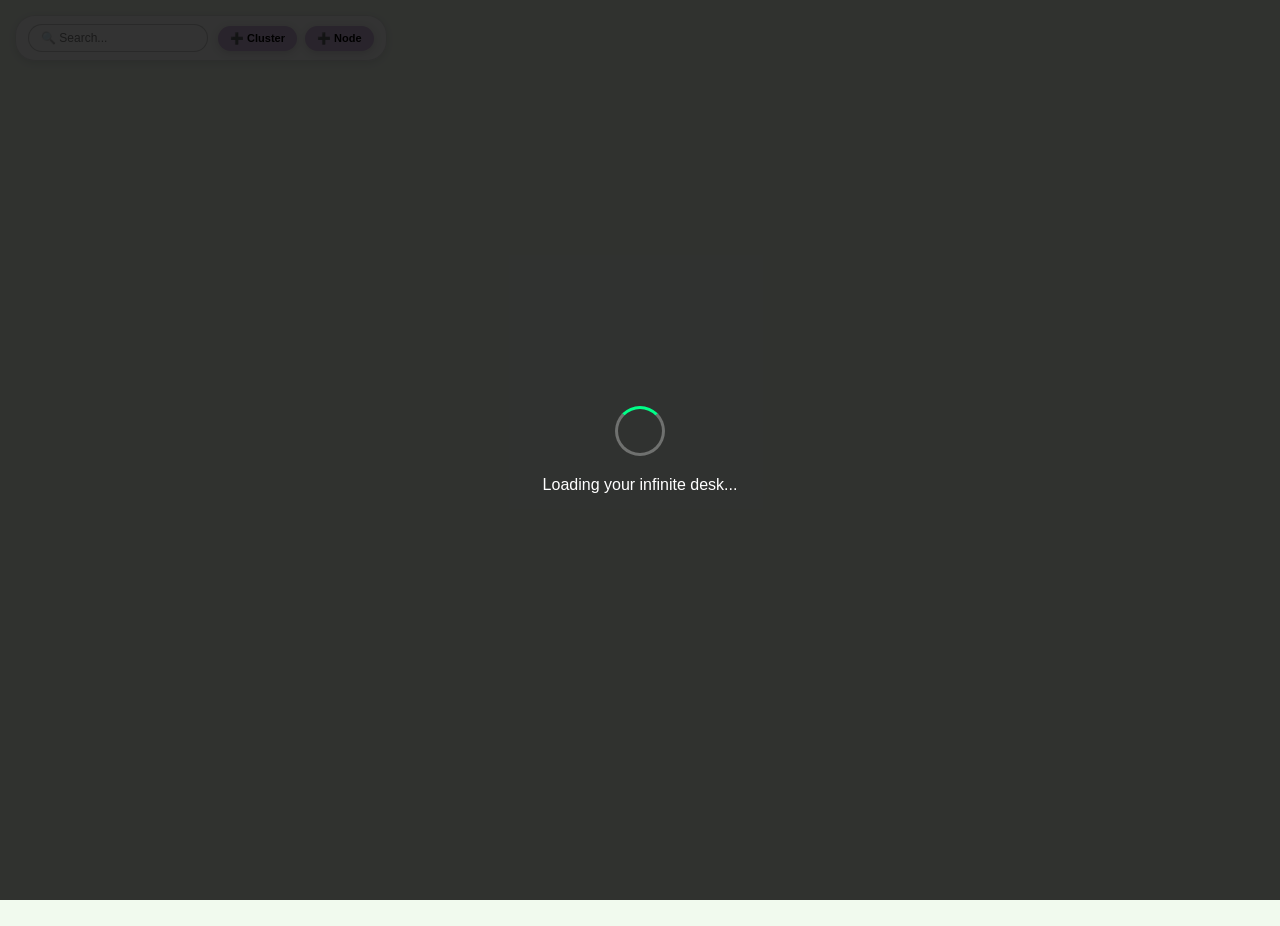
<file: bidit_files/frontend/index.html>
<!DOCTYPE html>
<html lang="en">
<head>
    <meta charset="UTF-8">
    <meta name="viewport" content="width=device-width, initial-scale=1.0">
    <title>Infinite Desk - Floating Knowledge Map</title>
    <link rel="stylesheet" href="styles.css">
    <script src="https://d3js.org/d3.v7.min.js"></script>
</head>
<body>
    <!-- Loading Spinner -->
    <div id="loading" class="loading">
        <div class="spinner"></div>
        <p>Loading your infinite desk...</p>
    </div>

    <!-- Top Controls -->
    <div class="controls">
        <div class="search-container">
            <input type="text" id="searchInput" placeholder="🔍 Search..." />
        </div>

        <div class="button-group">
            <button id="createClusterBtn" class="control-btn btn-create">➕ Cluster</button>
            <button id="createNodeBtn" class="control-btn btn-create">➕ Node</button>
        </div>
    </div>

    <!-- Main SVG Canvas -->
    <svg id="galaxy" class="galaxy-canvas"></svg>

    <!-- Tooltip -->
    <div id="tooltip" class="tooltip"></div>

    <script src="main.js"></script>
</body>
</html>
</file>
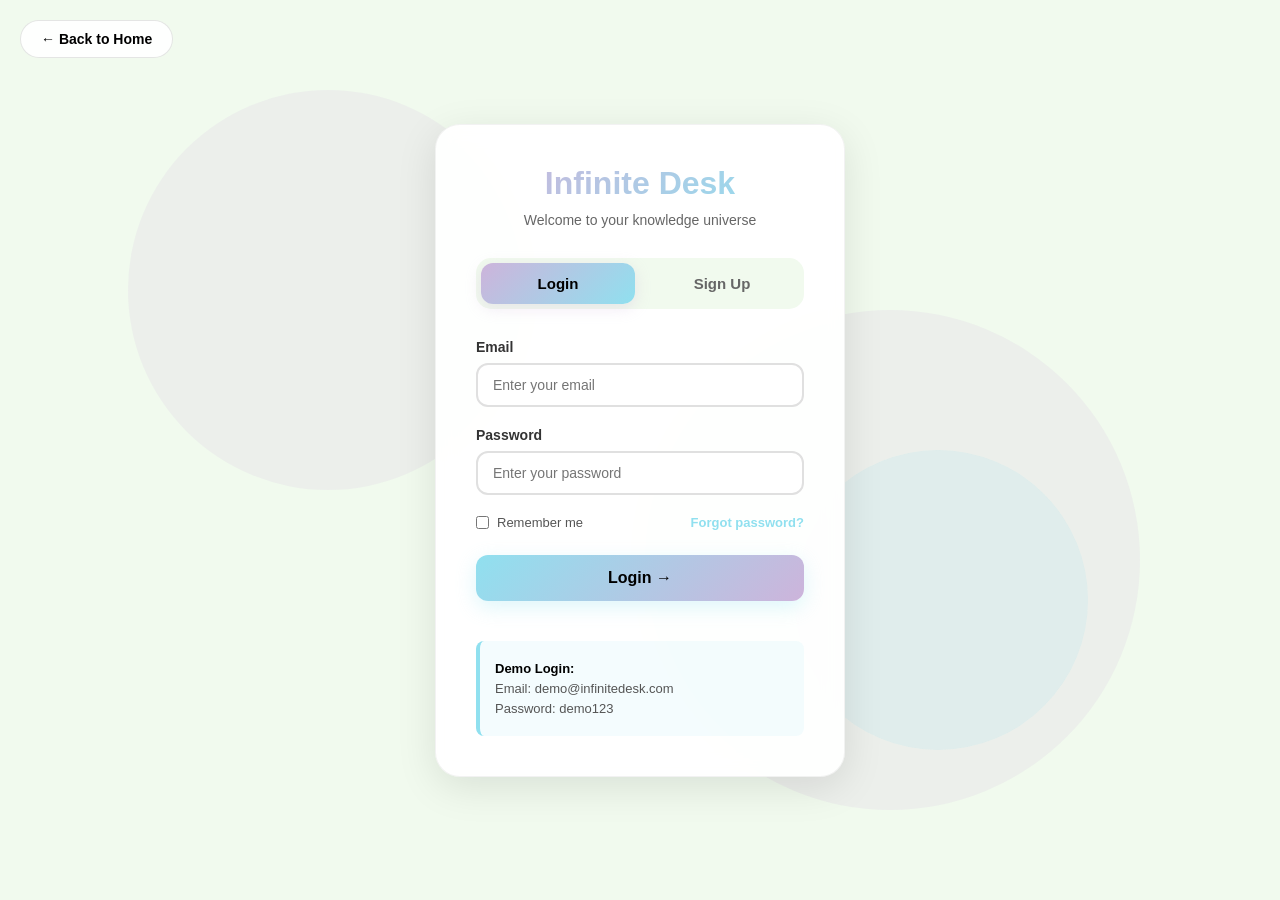
<file: bidit_files/auth.html>
<!DOCTYPE html>
<html lang="en">
<head>
    <meta charset="UTF-8">
    <meta name="viewport" content="width=device-width, initial-scale=1.0">
    <title>Login / Sign Up - Infinite Desk</title>
    <link rel="stylesheet" href="auth.css">
</head>
<body>
    <!-- Animated Background -->
    <div class="background-animation">
        <div class="circle circle-1"></div>
        <div class="circle circle-2"></div>
        <div class="circle circle-3"></div>
    </div>

    <!-- Back Button -->
    <button class="back-btn" onclick="window.location.href='home.html'">← Back to Home</button>

    <!-- Auth Container -->
    <div class="auth-container">
        <div class="auth-card">
            <!-- Logo -->
            <div class="logo">Infinite Desk</div>
            <p class="welcome-text">Welcome to your knowledge universe</p>

            <!-- Tab Switcher -->
            <div class="tab-switcher">
                <button class="tab-btn active" id="loginTab" onclick="switchTab('login')">Login</button>
                <button class="tab-btn" id="signupTab" onclick="switchTab('signup')">Sign Up</button>
            </div>

            <!-- Login Form -->
            <form id="loginForm" class="auth-form">
                <div class="form-group">
                    <label for="loginEmail">Email</label>
                    <input type="email" id="loginEmail" placeholder="Enter your email" required>
                </div>

                <div class="form-group">
                    <label for="loginPassword">Password</label>
                    <input type="password" id="loginPassword" placeholder="Enter your password" required>
                </div>

                <div class="form-options">
                    <label class="checkbox-label">
                        <input type="checkbox" id="rememberMe">
                        <span>Remember me</span>
                    </label>
                    <a href="#" class="forgot-password">Forgot password?</a>
                </div>

                <button type="submit" class="submit-btn">Login →</button>

                <p class="error-message" id="loginError"></p>
            </form>

            <!-- Signup Form -->
            <form id="signupForm" class="auth-form hidden">
                <div class="form-group">
                    <label for="signupName">Full Name</label>
                    <input type="text" id="signupName" placeholder="Enter your full name" required>
                </div>

                <div class="form-group">
                    <label for="signupEmail">Email</label>
                    <input type="email" id="signupEmail" placeholder="Enter your email" required>
                </div>

                <div class="form-group">
                    <label for="signupPassword">Password</label>
                    <input type="password" id="signupPassword" placeholder="Create a password (min 6 characters)" required minlength="6">
                </div>

                <div class="form-group">
                    <label for="signupConfirmPassword">Confirm Password</label>
                    <input type="password" id="signupConfirmPassword" placeholder="Confirm your password" required>
                </div>

                <div class="form-options">
                    <label class="checkbox-label">
                        <input type="checkbox" id="agreeTerms" required>
                        <span>I agree to the Terms & Conditions</span>
                    </label>
                </div>

                <button type="submit" class="submit-btn">Create Account →</button>

                <p class="error-message" id="signupError"></p>
                <p class="success-message" id="signupSuccess"></p>
            </form>

            <!-- Demo Credentials -->
            <div class="demo-credentials">
                <p><strong>Demo Login:</strong></p>
                <p>Email: demo@infinitedesk.com</p>
                <p>Password: demo123</p>
            </div>
        </div>
    </div>

    <script src="auth.js"></script>
</body>
</html>
</file>
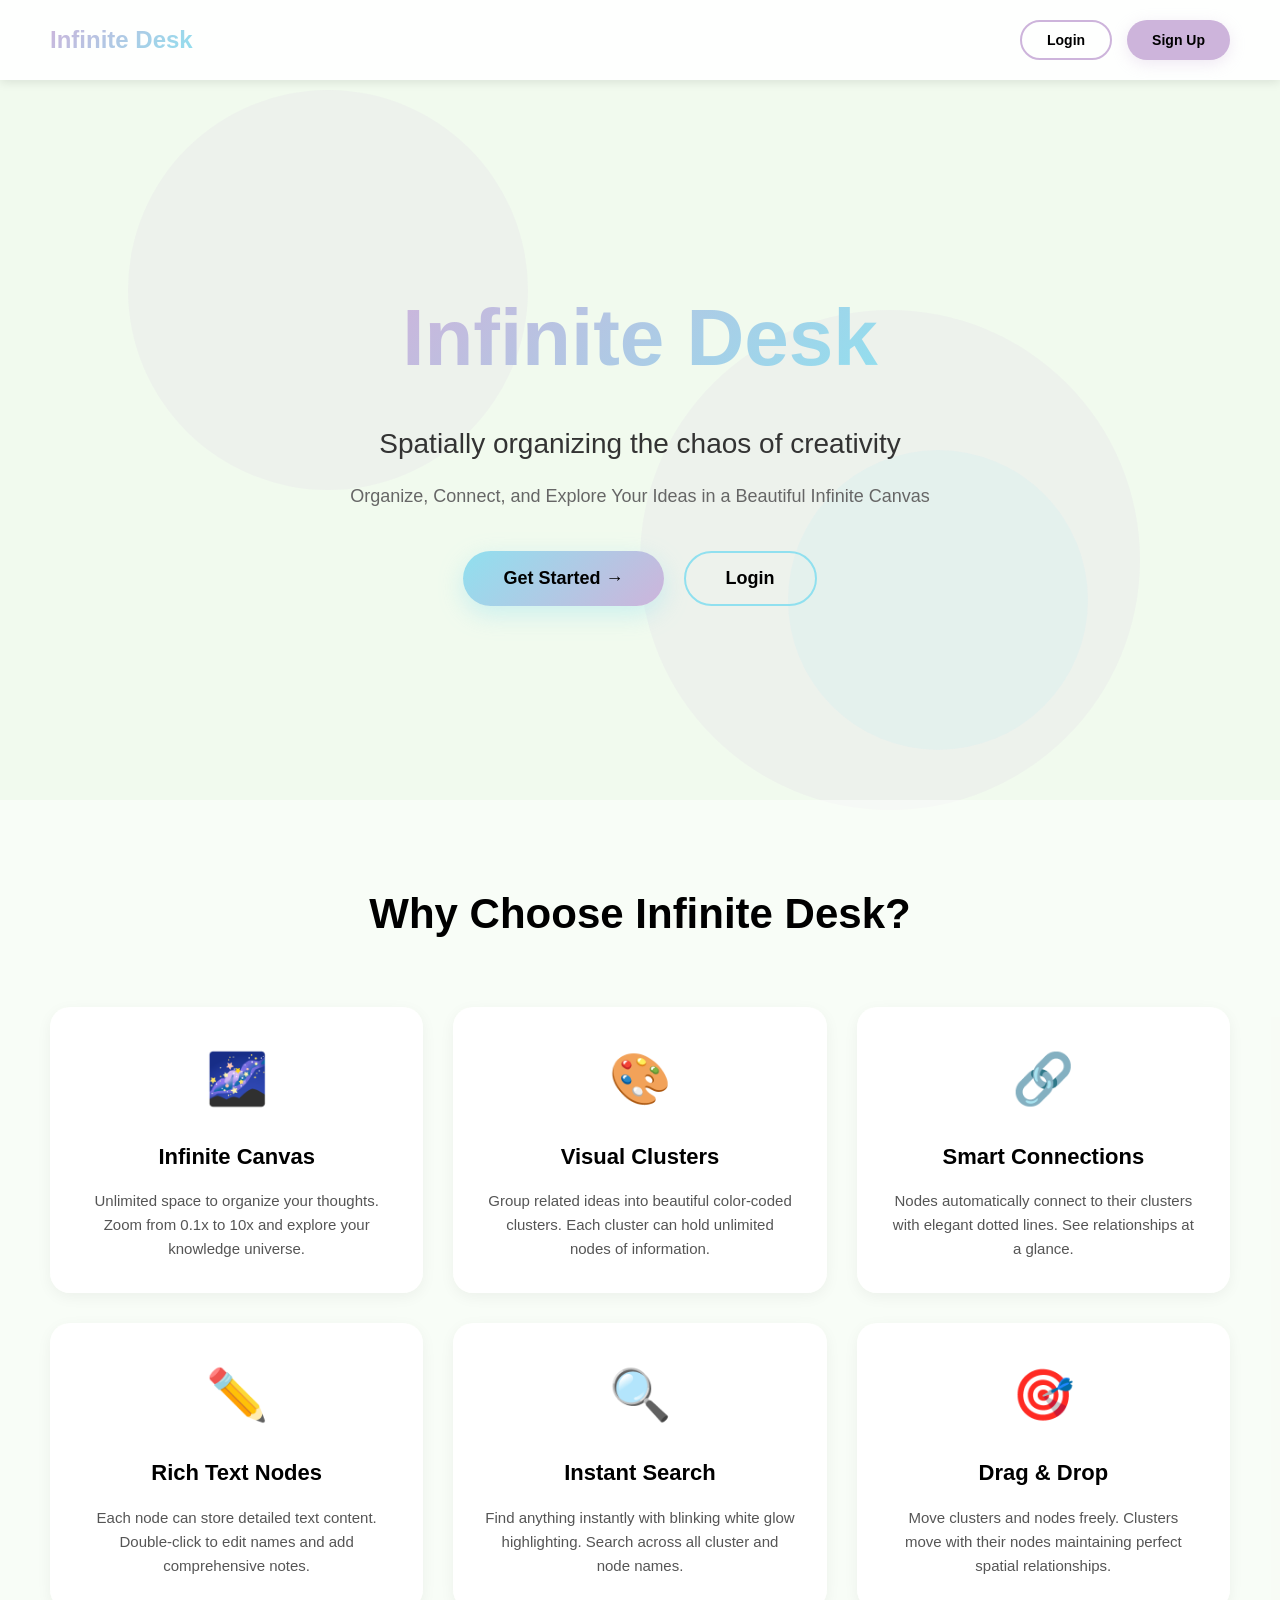
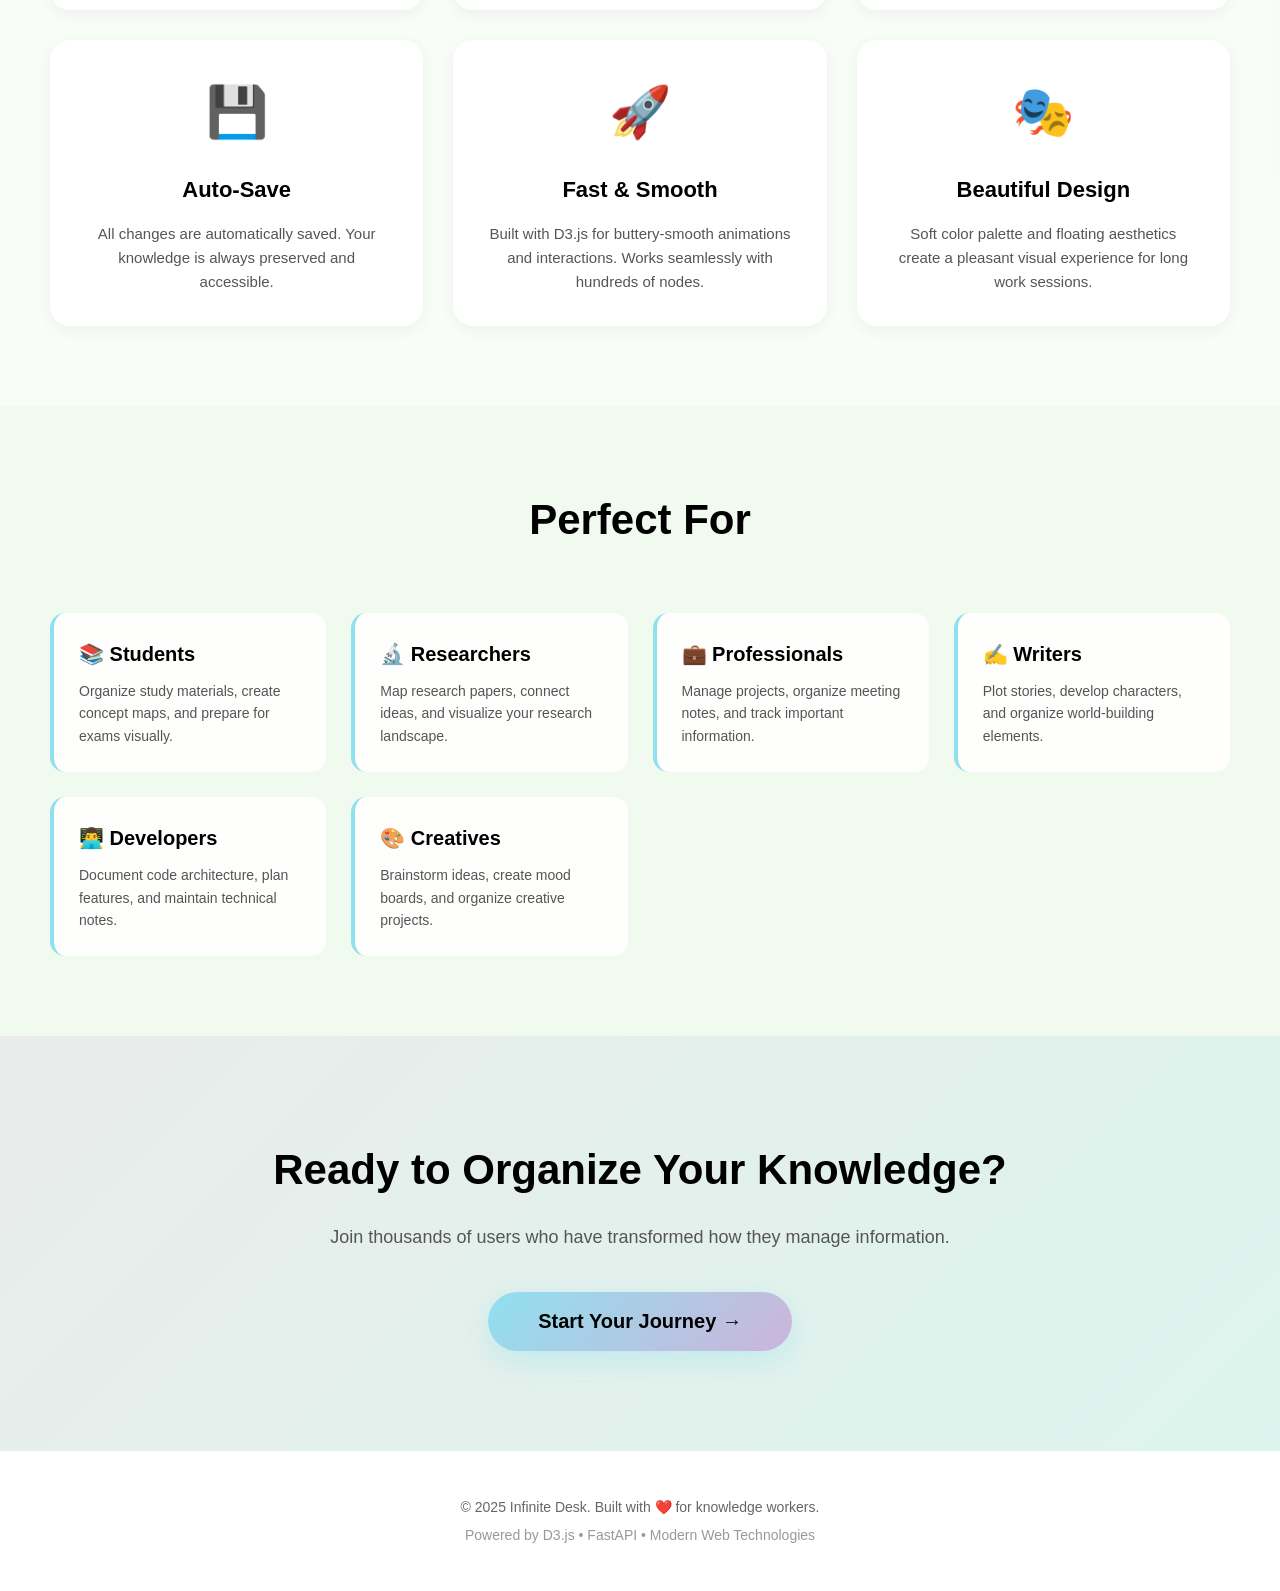
<file: bidit_files/home.html>
<!DOCTYPE html>
<html lang="en">
<head>
    <meta charset="UTF-8">
    <meta name="viewport" content="width=device-width, initial-scale=1.0">
    <title>Infinite Desk - Your Knowledge Universe</title>
    <link rel="stylesheet" href="home.css">
</head>
<body>
    <!-- Animated Background -->
    <div class="background-animation">
        <div class="circle circle-1"></div>
        <div class="circle circle-2"></div>
        <div class="circle circle-3"></div>
    </div>

    <!-- Navigation -->
    <nav class="navbar">
        <div class="logo" onclick="window.location.href='home.html'">Infinite Desk</div>
        <div class="nav-buttons">
            <button class="login-btn" onclick="window.location.href='login.html'">Login</button>
            <button class="signup-btn" onclick="window.location.href='signup.html'">Sign Up</button>
        </div>
    </nav>

    <!-- Hero Section -->
    <section class="hero">
        <h1 class="main-title">Infinite Desk</h1>
        <p class="subtitle">Spatially organizing the chaos of creativity</p>
        <p class="tagline">Organize, Connect, and Explore Your Ideas in a Beautiful Infinite Canvas</p>
        <div class="hero-buttons">
            <button class="cta-btn" onclick="window.location.href='signup.html'">Get Started →</button>
            <button class="cta-btn-secondary" onclick="window.location.href='login.html'">Login</button>
        </div>
    </section>

    <!-- Features Section -->
    <section class="features">
        <h2 class="features-title">Why Choose Infinite Desk?</h2>

        <div class="features-grid">
            <div class="feature-card">
                <div class="feature-icon">🌌</div>
                <h3>Infinite Canvas</h3>
                <p>Unlimited space to organize your thoughts. Zoom from 0.1x to 10x and explore your knowledge universe.</p>
            </div>

            <div class="feature-card">
                <div class="feature-icon">🎨</div>
                <h3>Visual Clusters</h3>
                <p>Group related ideas into beautiful color-coded clusters. Each cluster can hold unlimited nodes of information.</p>
            </div>

            <div class="feature-card">
                <div class="feature-icon">🔗</div>
                <h3>Smart Connections</h3>
                <p>Nodes automatically connect to their clusters with elegant dotted lines. See relationships at a glance.</p>
            </div>

            <div class="feature-card">
                <div class="feature-icon">✏️</div>
                <h3>Rich Text Nodes</h3>
                <p>Each node can store detailed text content. Double-click to edit names and add comprehensive notes.</p>
            </div>

            <div class="feature-card">
                <div class="feature-icon">🔍</div>
                <h3>Instant Search</h3>
                <p>Find anything instantly with blinking white glow highlighting. Search across all cluster and node names.</p>
            </div>

            <div class="feature-card">
                <div class="feature-icon">🎯</div>
                <h3>Drag & Drop</h3>
                <p>Move clusters and nodes freely. Clusters move with their nodes maintaining perfect spatial relationships.</p>
            </div>

            <div class="feature-card">
                <div class="feature-icon">💾</div>
                <h3>Auto-Save</h3>
                <p>All changes are automatically saved. Your knowledge is always preserved and accessible.</p>
            </div>

            <div class="feature-card">
                <div class="feature-icon">🚀</div>
                <h3>Fast & Smooth</h3>
                <p>Built with D3.js for buttery-smooth animations and interactions. Works seamlessly with hundreds of nodes.</p>
            </div>

            <div class="feature-card">
                <div class="feature-icon">🎭</div>
                <h3>Beautiful Design</h3>
                <p>Soft color palette and floating aesthetics create a pleasant visual experience for long work sessions.</p>
            </div>
        </div>
    </section>

    <!-- Use Cases Section -->
    <section class="use-cases">
        <h2 class="section-title">Perfect For</h2>
        <div class="use-cases-grid">
            <div class="use-case">
                <h4>📚 Students</h4>
                <p>Organize study materials, create concept maps, and prepare for exams visually.</p>
            </div>
            <div class="use-case">
                <h4>🔬 Researchers</h4>
                <p>Map research papers, connect ideas, and visualize your research landscape.</p>
            </div>
            <div class="use-case">
                <h4>💼 Professionals</h4>
                <p>Manage projects, organize meeting notes, and track important information.</p>
            </div>
            <div class="use-case">
                <h4>✍️ Writers</h4>
                <p>Plot stories, develop characters, and organize world-building elements.</p>
            </div>
            <div class="use-case">
                <h4>👨‍💻 Developers</h4>
                <p>Document code architecture, plan features, and maintain technical notes.</p>
            </div>
            <div class="use-case">
                <h4>🎨 Creatives</h4>
                <p>Brainstorm ideas, create mood boards, and organize creative projects.</p>
            </div>
        </div>
    </section>

    <!-- CTA Section -->
    <section class="cta-section">
        <h2>Ready to Organize Your Knowledge?</h2>
        <p>Join thousands of users who have transformed how they manage information.</p>
        <button class="cta-btn-large" onclick="window.location.href='signup.html'">Start Your Journey →</button>
    </section>

    <!-- Footer -->
    <footer class="footer">
        <p>© 2025 Infinite Desk. Built with ❤️ for knowledge workers.</p>
        <p class="tech-stack">Powered by D3.js • FastAPI • Modern Web Technologies</p>
    </footer>
</body>
</html>
</file>
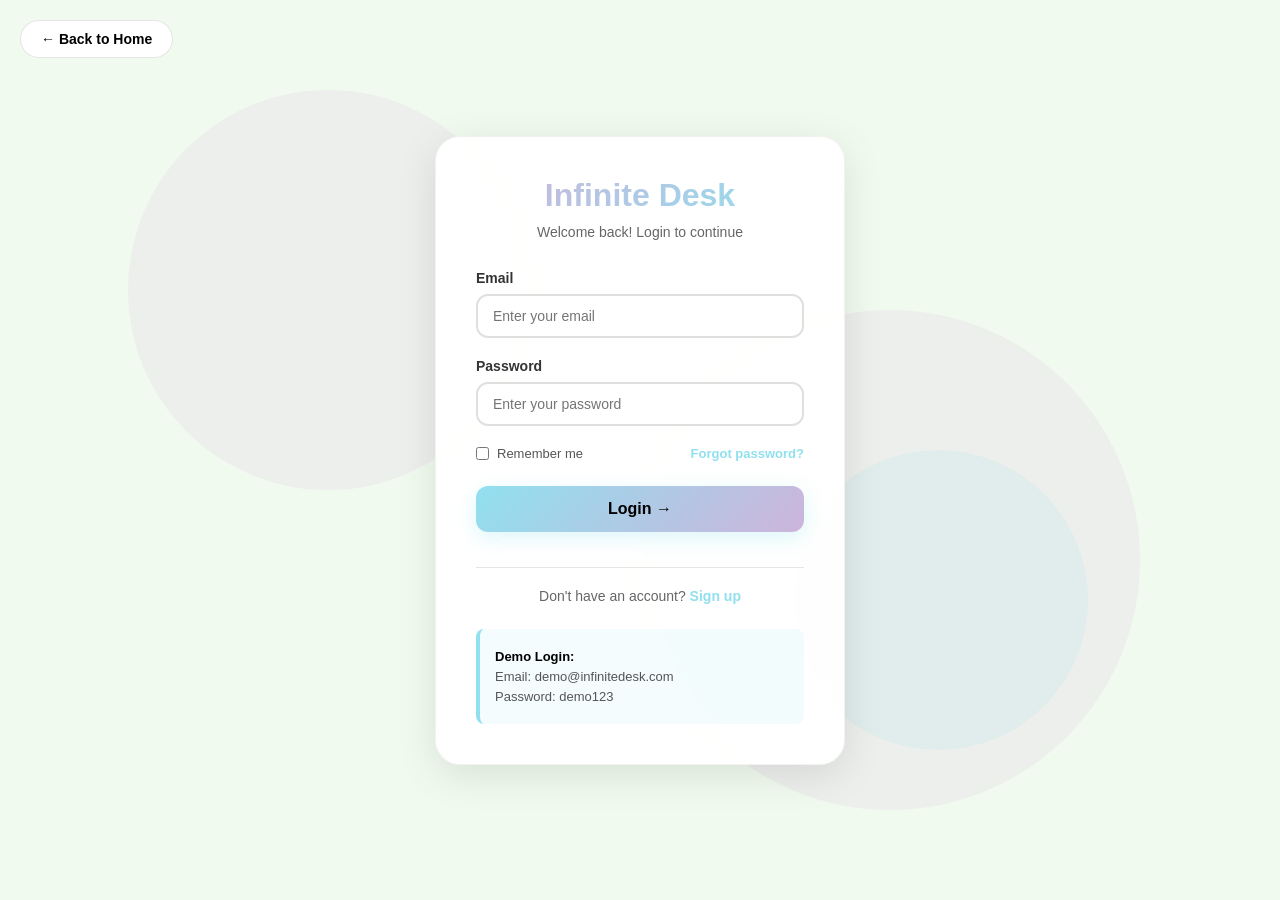
<file: bidit_files/login.html>
<!DOCTYPE html>
<html lang="en">
<head>
    <meta charset="UTF-8">
    <meta name="viewport" content="width=device-width, initial-scale=1.0">
    <title>Login - Infinite Desk</title>
    <link rel="stylesheet" href="auth.css">
</head>
<body>
    <!-- Animated Background -->
    <div class="background-animation">
        <div class="circle circle-1"></div>
        <div class="circle circle-2"></div>
        <div class="circle circle-3"></div>
    </div>

    <!-- Back Button -->
    <button class="back-btn" onclick="window.location.href='home.html'">← Back to Home</button>

    <!-- Auth Container -->
    <div class="auth-container">
        <div class="auth-card">
            <!-- Logo -->
            <div class="logo">Infinite Desk</div>
            <p class="welcome-text">Welcome back! Login to continue</p>

            <!-- Login Form -->
            <form id="loginForm" class="auth-form">
                <div class="form-group">
                    <label for="loginEmail">Email</label>
                    <input type="email" id="loginEmail" placeholder="Enter your email" required>
                </div>

                <div class="form-group">
                    <label for="loginPassword">Password</label>
                    <input type="password" id="loginPassword" placeholder="Enter your password" required>
                </div>

                <div class="form-options">
                    <label class="checkbox-label">
                        <input type="checkbox" id="rememberMe">
                        <span>Remember me</span>
                    </label>
                    <a href="#" class="forgot-password">Forgot password?</a>
                </div>

                <button type="submit" class="submit-btn" id="loginSubmitBtn">
                    <span id="loginBtnText">Login →</span>
                    <span id="loginSpinner" class="spinner hidden"></span>
                </button>

                <p class="message" id="loginMessage"></p>
            </form>

            <!-- Signup Link -->
            <div class="alternate-action">
                <p>Don't have an account? <a href="signup.html">Sign up</a></p>
            </div>

            <!-- Demo Credentials -->
            <div class="demo-credentials">
                <p><strong>Demo Login:</strong></p>
                <p>Email: demo@infinitedesk.com</p>
                <p>Password: demo123</p>
            </div>
        </div>
    </div>

    <script src="login.js"></script>
</body>
</html>
</file>
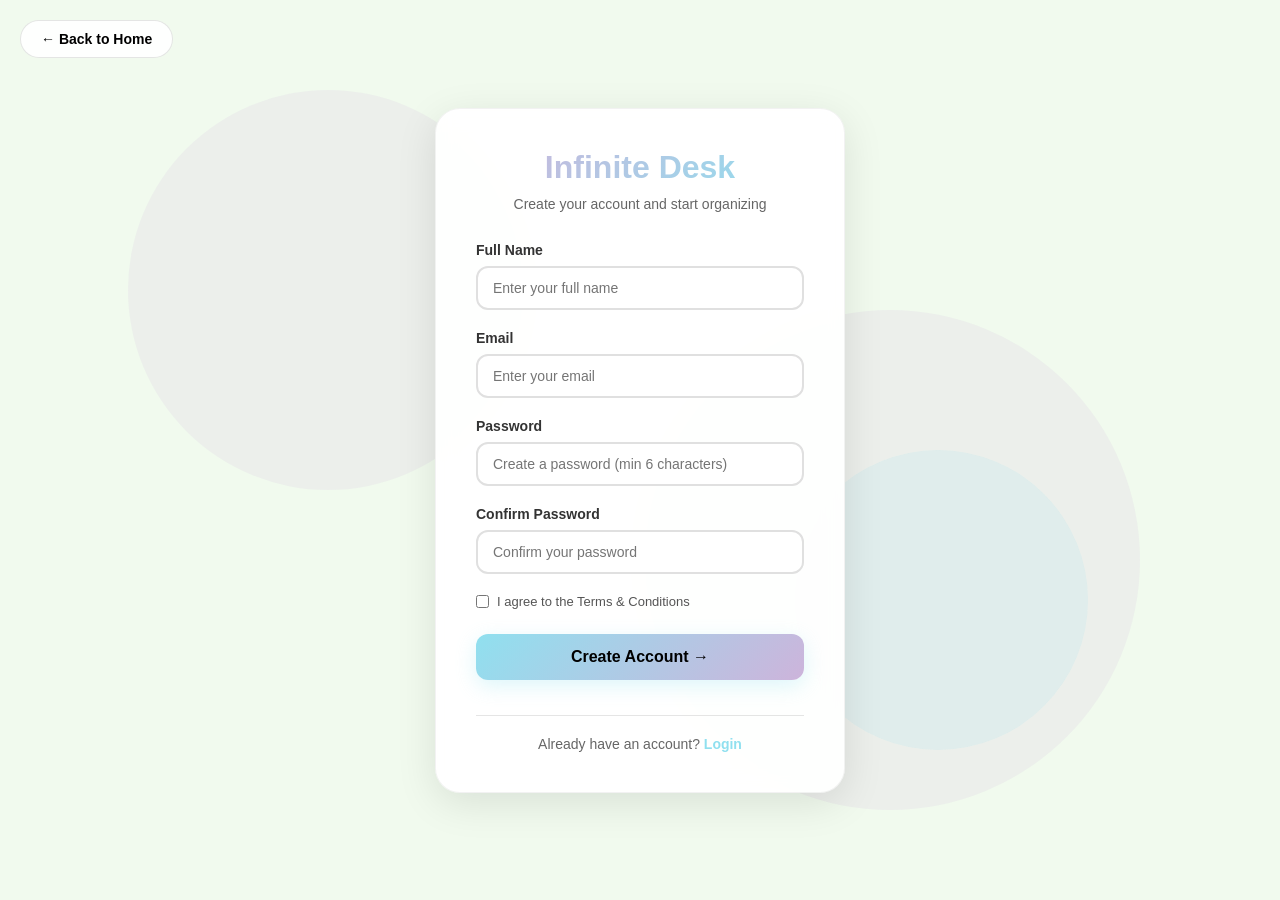
<file: bidit_files/signup.html>
<!DOCTYPE html>
<html lang="en">
<head>
    <meta charset="UTF-8">
    <meta name="viewport" content="width=device-width, initial-scale=1.0">
    <title>Sign Up - Infinite Desk</title>
    <link rel="stylesheet" href="auth.css">
</head>
<body>
    <div class="background-animation">
        <div class="circle circle-1"></div>
        <div class="circle circle-2"></div>
        <div class="circle circle-3"></div>
    </div>

    <button class="back-btn" onclick="window.location.href='home.html'">← Back to Home</button>

    <div class="auth-container">
        <div class="auth-card">
            <div class="logo">Infinite Desk</div>
            <p class="welcome-text">Create your account and start organizing</p>

            <form id="signupForm" class="auth-form">
                <div class="form-group">
                    <label for="signupName">Full Name</label>
                    <input type="text" id="signupName" placeholder="Enter your full name" required>
                </div>

                <div class="form-group">
                    <label for="signupEmail">Email</label>
                    <input type="email" id="signupEmail" placeholder="Enter your email" required>
                </div>

                <div class="form-group">
                    <label for="signupPassword">Password</label>
                    <input type="password" id="signupPassword" placeholder="Create a password (min 6 characters)" required minlength="6">
                </div>

                <div class="form-group">
                    <label for="signupConfirmPassword">Confirm Password</label>
                    <input type="password" id="signupConfirmPassword" placeholder="Confirm your password" required>
                </div>

                <div class="form-options">
                    <label class="checkbox-label">
                        <input type="checkbox" id="agreeTerms" required>
                        <span>I agree to the Terms & Conditions</span>
                    </label>
                </div>

                <button type="submit" class="submit-btn" id="signupSubmitBtn">
                    <span id="signupBtnText">Create Account →</span>
                    <span id="signupSpinner" class="spinner hidden"></span>
                </button>

                <p class="message" id="signupMessage"></p>
            </form>

            <div class="alternate-action">
                <p>Already have an account? <a href="login.html">Login</a></p>
            </div>
        </div>
    </div>

    <script src="signup.js"></script>
</body>
</html>
</file>
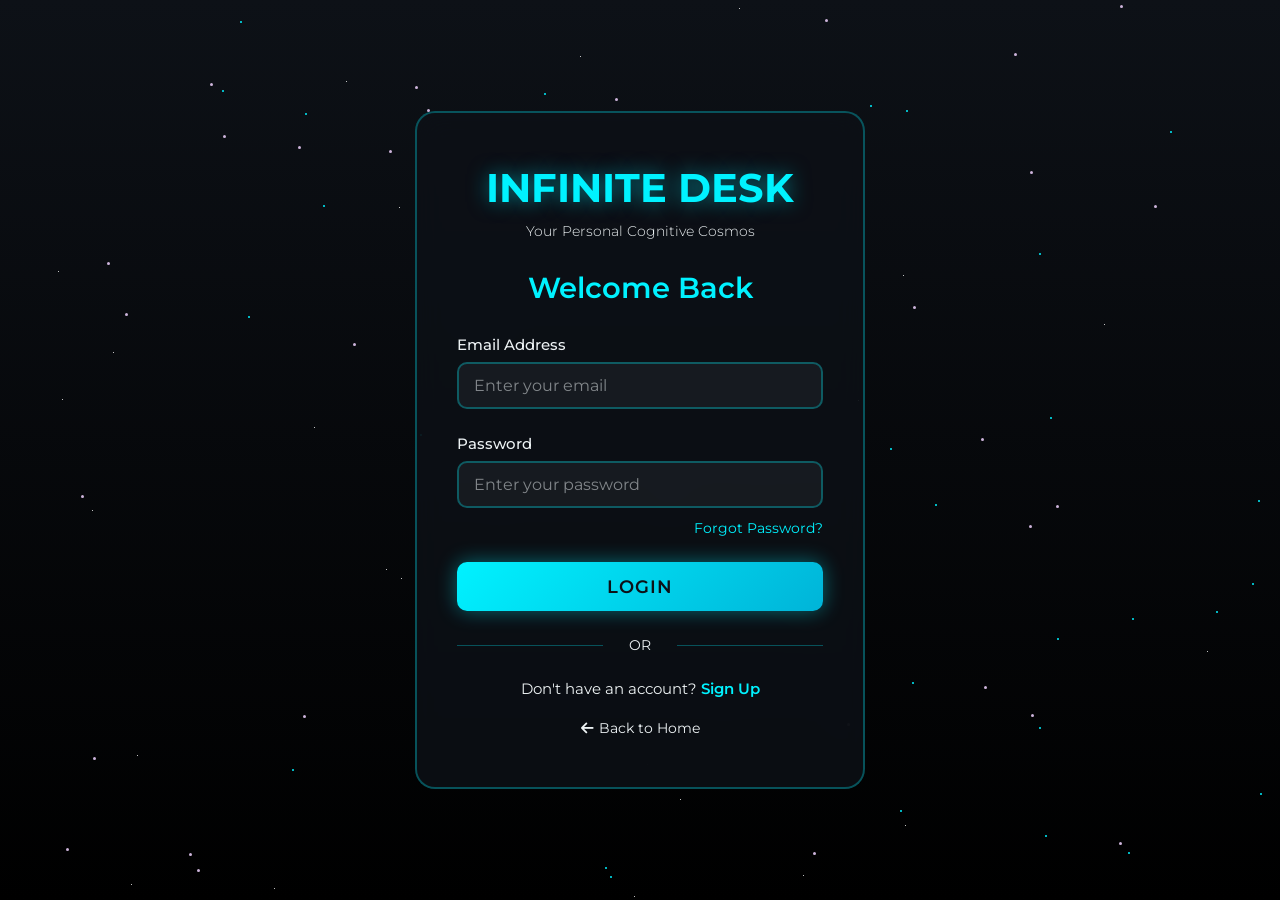
<file: frontend/login.html>
<!DOCTYPE html>
<html lang="en">
<head>
    <meta charset="UTF-8">
    <meta name="viewport" content="width=device-width, initial-scale=1.0">
    <title>Login - Infinite Desk</title>
    <link href="https://fonts.googleapis.com/css2?family=Montserrat:wght@300;400;600;700&display=swap" rel="stylesheet">
    <link rel="stylesheet" href="https://cdnjs.cloudflare.com/ajax/libs/font-awesome/6.4.0/css/all.min.css">
    <style>
        * {
            margin: 0;
            padding: 0;
            box-sizing: border-box;
        }

        body {
            font-family: 'Montserrat', sans-serif;
            background: linear-gradient(180deg, #0d1117 0%, #000000 100%);
            color: #edf2f4;
            min-height: 100vh;
            display: flex;
            justify-content: center;
            align-items: center;
            position: relative;
            overflow: hidden;
        }

        /* Starfield Background */
        .star-field {
            position: fixed;
            top: 0;
            left: 0;
            width: 100%;
            height: 100%;
            z-index: 0;
            pointer-events: none;
        }

        .star {
            position: absolute;
            background: #ffffff;
            border-radius: 50%;
            animation: twinkle linear infinite;
        }

        .star:nth-child(3n) {
            width: 1px;
            height: 1px;
            animation-duration: 10s;
        }

        .star:nth-child(3n + 1) {
            width: 2px;
            height: 2px;
            animation-duration: 15s;
            background: #00f2ff;
        }

        .star:nth-child(3n + 2) {
            width: 3px;
            height: 3px;
            animation-duration: 8s;
            background: #cdb4db;
        }

        @keyframes twinkle {
            0%, 100% { opacity: 0.3; }
            50% { opacity: 1; }
        }

        /* Login Container */
        .login-container {
            position: relative;
            z-index: 1;
            width: 100%;
            max-width: 450px;
            padding: 50px 40px;
            background: rgba(13, 17, 23, 0.8);
            border: 2px solid rgba(0, 242, 255, 0.3);
            border-radius: 20px;
            backdrop-filter: blur(15px);
            animation: fadeInScale 0.8s ease-out;
        }

        @keyframes fadeInScale {
            from {
                opacity: 0;
                transform: scale(0.9);
            }
            to {
                opacity: 1;
                transform: scale(1);
            }
        }

        .logo {
            text-align: center;
            margin-bottom: 30px;
        }

        .logo h1 {
            font-size: 2.5rem;
            color: #00f2ff;
            font-weight: 700;
            margin-bottom: 10px;
            text-shadow: 0 0 20px rgba(0, 242, 255, 0.5);
        }

        .logo p {
            font-size: 0.9rem;
            color: #edf2f4;
            font-weight: 300;
        }

        .form-title {
            font-size: 1.8rem;
            color: #00f2ff;
            text-align: center;
            margin-bottom: 30px;
            font-weight: 600;
        }

        .form-group {
            margin-bottom: 25px;
        }

        .form-group label {
            display: block;
            font-size: 0.95rem;
            color: #edf2f4;
            margin-bottom: 8px;
            font-weight: 500;
        }

        .form-group input {
            width: 100%;
            padding: 12px 15px;
            font-size: 1rem;
            font-family: 'Montserrat', sans-serif;
            background: rgba(237, 242, 244, 0.05);
            border: 2px solid rgba(0, 242, 255, 0.3);
            border-radius: 10px;
            color: #edf2f4;
            transition: all 0.3s ease;
        }

        .form-group input:focus {
            outline: none;
            border-color: #00f2ff;
            box-shadow: 0 0 15px rgba(0, 242, 255, 0.3);
            background: rgba(237, 242, 244, 0.08);
        }

        .form-group input::placeholder {
            color: rgba(237, 242, 244, 0.5);
        }

        .forgot-password {
            text-align: right;
            margin-top: -15px;
            margin-bottom: 25px;
        }

        .forgot-password a {
            font-size: 0.85rem;
            color: #00f2ff;
            text-decoration: none;
            transition: all 0.3s ease;
        }

        .forgot-password a:hover {
            text-shadow: 0 0 10px rgba(0, 242, 255, 0.8);
        }

        .submit-btn {
            width: 100%;
            padding: 14px;
            font-size: 1.1rem;
            font-family: 'Montserrat', sans-serif;
            font-weight: 600;
            background: linear-gradient(135deg, #00f2ff 0%, #00b4d8 100%);
            color: #0d1117;
            border: none;
            border-radius: 10px;
            cursor: pointer;
            text-transform: uppercase;
            letter-spacing: 1px;
            transition: all 0.4s ease;
            box-shadow: 0 0 20px rgba(0, 242, 255, 0.4);
        }

        .submit-btn:hover {
            transform: translateY(-3px);
            box-shadow: 0 0 30px rgba(0, 242, 255, 0.7);
        }

        .divider {
            text-align: center;
            margin: 25px 0;
            color: #edf2f4;
            font-size: 0.9rem;
            position: relative;
        }

        .divider::before,
        .divider::after {
            content: '';
            position: absolute;
            top: 50%;
            width: 40%;
            height: 1px;
            background: rgba(0, 242, 255, 0.3);
        }

        .divider::before {
            left: 0;
        }

        .divider::after {
            right: 0;
        }

        .signup-link {
            text-align: center;
            margin-top: 25px;
            font-size: 0.95rem;
            color: #edf2f4;
        }

        .signup-link a {
            color: #00f2ff;
            text-decoration: none;
            font-weight: 600;
            transition: all 0.3s ease;
        }

        .signup-link a:hover {
            text-shadow: 0 0 10px rgba(0, 242, 255, 0.8);
        }

        .back-home {
            text-align: center;
            margin-top: 20px;
        }

        .back-home a {
            font-size: 0.9rem;
            color: #edf2f4;
            text-decoration: none;
            transition: all 0.3s ease;
            display: inline-flex;
            align-items: center;
            gap: 5px;
        }

        .back-home a:hover {
            color: #00f2ff;
        }

        @media (max-width: 768px) {
            .login-container {
                margin: 20px;
                padding: 40px 30px;
            }

            .logo h1 {
                font-size: 2rem;
            }

            .form-title {
                font-size: 1.5rem;
            }
        }
    </style>
</head>
<body>
    <!-- Starfield Background -->
    <div class="star-field" id="starfield"></div>

    <div class="login-container">
        <div class="logo">
            <h1>INFINITE DESK</h1>
            <p>Your Personal Cognitive Cosmos</p>
        </div>

        <h2 class="form-title">Welcome Back</h2>

        <form action="#" method="POST">
            <div class="form-group">
                <label for="email">Email Address</label>
                <input type="email" id="email" name="email" placeholder="Enter your email" required>
            </div>

            <div class="form-group">
                <label for="password">Password</label>
                <input type="password" id="password" name="password" placeholder="Enter your password" required>
            </div>

            <div class="forgot-password">
                <a href="#">Forgot Password?</a>
            </div>

            <button type="submit" class="submit-btn">Login</button>
        </form>

        <div class="divider">OR</div>

        <div class="signup-link">
            Don't have an account? <a href="signup.html">Sign Up</a>
        </div>

        <div class="back-home">
            <a href="index.html"><i class="fas fa-arrow-left"></i> Back to Home</a>
        </div>
    </div>

    <script>
        // Generate Starfield
        const starfield = document.getElementById('starfield');
        const starCount = 100;

        for (let i = 0; i < starCount; i++) {
            const star = document.createElement('div');
            star.className = 'star';
            star.style.left = Math.random() * 100 + '%';
            star.style.top = Math.random() * 100 + '%';
            star.style.animationDelay = Math.random() * 10 + 's';
            starfield.appendChild(star);
        }
    </script>
</body>
</html>
</file>
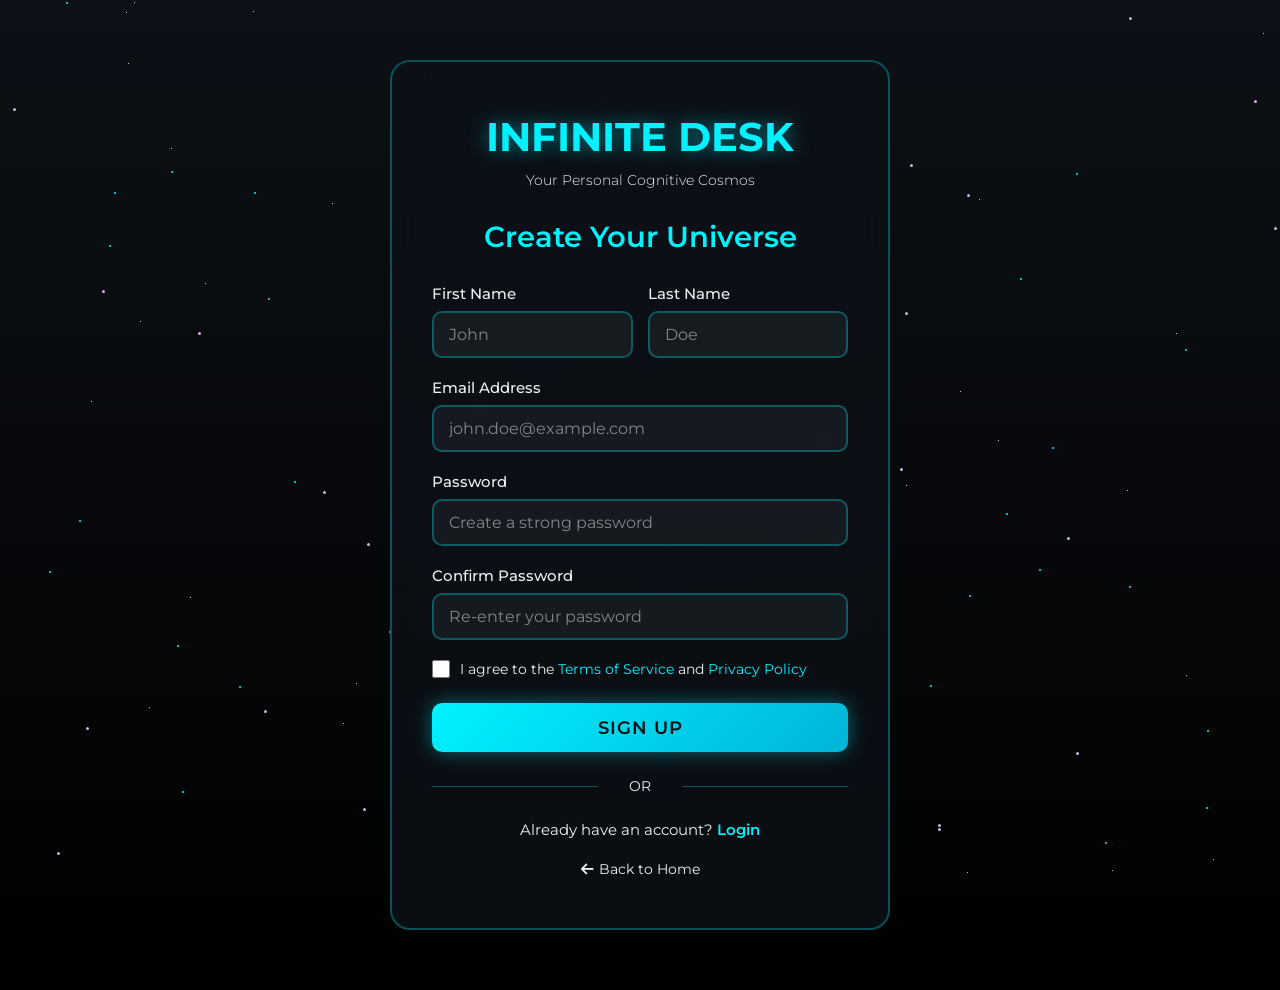
<file: frontend/signup.html>
<!DOCTYPE html>
<html lang="en">
<head>
    <meta charset="UTF-8">
    <meta name="viewport" content="width=device-width, initial-scale=1.0">
    <title>Sign Up - Infinite Desk</title>
    <link href="https://fonts.googleapis.com/css2?family=Montserrat:wght@300;400;600;700&display=swap" rel="stylesheet">
    <link rel="stylesheet" href="https://cdnjs.cloudflare.com/ajax/libs/font-awesome/6.4.0/css/all.min.css">
    <style>
        * {
            margin: 0;
            padding: 0;
            box-sizing: border-box;
        }

        html, body {
            height: auto;
            min-height: 100vh;
        }

        body {
            font-family: 'Montserrat', sans-serif;
            background: linear-gradient(180deg, #0d1117 0%, #000000 100%);
            color: #edf2f4;
            display: flex;
            justify-content: center;
            align-items: center;
            position: relative;
            overflow-x: hidden;
            overflow-y: auto;
            padding: 40px 20px;
        }

        /* Starfield Background */
        .star-field {
            position: fixed;
            top: 0;
            left: 0;
            width: 100%;
            height: 100%;
            z-index: 0;
            pointer-events: none;
        }

        .star {
            position: absolute;
            background: #ffffff;
            border-radius: 50%;
            animation: twinkle linear infinite;
        }

        .star:nth-child(3n) {
            width: 1px;
            height: 1px;
            animation-duration: 10s;
        }

        .star:nth-child(3n + 1) {
            width: 2px;
            height: 2px;
            animation-duration: 15s;
            background: #00f2ff;
        }

        .star:nth-child(3n + 2) {
            width: 3px;
            height: 3px;
            animation-duration: 8s;
            background: #cdb4db;
        }

        @keyframes twinkle {
            0%, 100% { opacity: 0.3; }
            50% { opacity: 1; }
        }

        /* Signup Container */
        .signup-container {
            position: relative;
            z-index: 1;
            width: 100%;
            max-width: 500px;
            padding: 50px 40px;
            background: rgba(13, 17, 23, 0.8);
            border: 2px solid rgba(0, 242, 255, 0.3);
            border-radius: 20px;
            backdrop-filter: blur(15px);
            animation: fadeInScale 0.8s ease-out;
            margin: 20px auto;
        }

        @keyframes fadeInScale {
            from {
                opacity: 0;
                transform: scale(0.9);
            }
            to {
                opacity: 1;
                transform: scale(1);
            }
        }

        .logo {
            text-align: center;
            margin-bottom: 30px;
        }

        .logo h1 {
            font-size: 2.5rem;
            color: #00f2ff;
            font-weight: 700;
            margin-bottom: 10px;
            text-shadow: 0 0 20px rgba(0, 242, 255, 0.5);
        }

        .logo p {
            font-size: 0.9rem;
            color: #edf2f4;
            font-weight: 300;
        }

        .form-title {
            font-size: 1.8rem;
            color: #00f2ff;
            text-align: center;
            margin-bottom: 30px;
            font-weight: 600;
        }

        .form-group {
            margin-bottom: 20px;
        }

        .form-group label {
            display: block;
            font-size: 0.95rem;
            color: #edf2f4;
            margin-bottom: 8px;
            font-weight: 500;
        }

        .form-group input {
            width: 100%;
            padding: 12px 15px;
            font-size: 1rem;
            font-family: 'Montserrat', sans-serif;
            background: rgba(237, 242, 244, 0.05);
            border: 2px solid rgba(0, 242, 255, 0.3);
            border-radius: 10px;
            color: #edf2f4;
            transition: all 0.3s ease;
        }

        .form-group input:focus {
            outline: none;
            border-color: #00f2ff;
            box-shadow: 0 0 15px rgba(0, 242, 255, 0.3);
            background: rgba(237, 242, 244, 0.08);
        }

        .form-group input::placeholder {
            color: rgba(237, 242, 244, 0.5);
        }

        .form-row {
            display: grid;
            grid-template-columns: 1fr 1fr;
            gap: 15px;
        }

        .checkbox-group {
            display: flex;
            align-items: center;
            gap: 10px;
            margin-bottom: 25px;
        }

        .checkbox-group input[type="checkbox"] {
            width: 18px;
            height: 18px;
            cursor: pointer;
            accent-color: #00f2ff;
        }

        .checkbox-group label {
            font-size: 0.85rem;
            color: #edf2f4;
            margin: 0;
        }

        .checkbox-group label a {
            color: #00f2ff;
            text-decoration: none;
        }

        .checkbox-group label a:hover {
            text-decoration: underline;
        }

        .submit-btn {
            width: 100%;
            padding: 14px;
            font-size: 1.1rem;
            font-family: 'Montserrat', sans-serif;
            font-weight: 600;
            background: linear-gradient(135deg, #00f2ff 0%, #00b4d8 100%);
            color: #0d1117;
            border: none;
            border-radius: 10px;
            cursor: pointer;
            text-transform: uppercase;
            letter-spacing: 1px;
            transition: all 0.4s ease;
            box-shadow: 0 0 20px rgba(0, 242, 255, 0.4);
        }

        .submit-btn:hover {
            transform: translateY(-3px);
            box-shadow: 0 0 30px rgba(0, 242, 255, 0.7);
        }

        .divider {
            text-align: center;
            margin: 25px 0;
            color: #edf2f4;
            font-size: 0.9rem;
            position: relative;
        }

        .divider::before,
        .divider::after {
            content: '';
            position: absolute;
            top: 50%;
            width: 40%;
            height: 1px;
            background: rgba(0, 242, 255, 0.3);
        }

        .divider::before {
            left: 0;
        }

        .divider::after {
            right: 0;
        }

        .login-link {
            text-align: center;
            margin-top: 25px;
            font-size: 0.95rem;
            color: #edf2f4;
        }

        .login-link a {
            color: #00f2ff;
            text-decoration: none;
            font-weight: 600;
            transition: all 0.3s ease;
        }

        .login-link a:hover {
            text-shadow: 0 0 10px rgba(0, 242, 255, 0.8);
        }

        .back-home {
            text-align: center;
            margin-top: 20px;
        }

        .back-home a {
            font-size: 0.9rem;
            color: #edf2f4;
            text-decoration: none;
            transition: all 0.3s ease;
            display: inline-flex;
            align-items: center;
            gap: 5px;
        }

        .back-home a:hover {
            color: #00f2ff;
        }

        @media (max-width: 768px) {
            body {
                padding: 20px 15px;
            }

            .signup-container {
                padding: 40px 25px;
                margin: 0 auto;
            }

            .logo h1 {
                font-size: 2rem;
            }

            .form-title {
                font-size: 1.5rem;
            }

            .form-row {
                grid-template-columns: 1fr;
            }
        }
    </style>
</head>
<body>
    <!-- Starfield Background -->
    <div class="star-field" id="starfield"></div>

    <div class="signup-container">
        <div class="logo">
            <h1>INFINITE DESK</h1>
            <p>Your Personal Cognitive Cosmos</p>
        </div>

        <h2 class="form-title">Create Your Universe</h2>

        <form action="#" method="POST">
            <div class="form-row">
                <div class="form-group">
                    <label for="firstName">First Name</label>
                    <input type="text" id="firstName" name="firstName" placeholder="John" required>
                </div>

                <div class="form-group">
                    <label for="lastName">Last Name</label>
                    <input type="text" id="lastName" name="lastName" placeholder="Doe" required>
                </div>
            </div>

            <div class="form-group">
                <label for="email">Email Address</label>
                <input type="email" id="email" name="email" placeholder="john.doe@example.com" required>
            </div>

            <div class="form-group">
                <label for="password">Password</label>
                <input type="password" id="password" name="password" placeholder="Create a strong password" required>
            </div>

            <div class="form-group">
                <label for="confirmPassword">Confirm Password</label>
                <input type="password" id="confirmPassword" name="confirmPassword" placeholder="Re-enter your password" required>
            </div>

            <div class="checkbox-group">
                <input type="checkbox" id="terms" name="terms" required>
                <label for="terms">I agree to the <a href="#">Terms of Service</a> and <a href="#">Privacy Policy</a></label>
            </div>

            <button type="submit" class="submit-btn">Sign Up</button>
        </form>

        <div class="divider">OR</div>

        <div class="login-link">
            Already have an account? <a href="login.html">Login</a>
        </div>

        <div class="back-home">
            <a href="index.html"><i class="fas fa-arrow-left"></i> Back to Home</a>
        </div>
    </div>

    <script>
        // Generate Starfield
        const starfield = document.getElementById('starfield');
        const starCount = 100;

        for (let i = 0; i < starCount; i++) {
            const star = document.createElement('div');
            star.className = 'star';
            star.style.left = Math.random() * 100 + '%';
            star.style.top = Math.random() * 100 + '%';
            star.style.animationDelay = Math.random() * 10 + 's';
            starfield.appendChild(star);
        }
    </script>
</body>
</html>
</file>
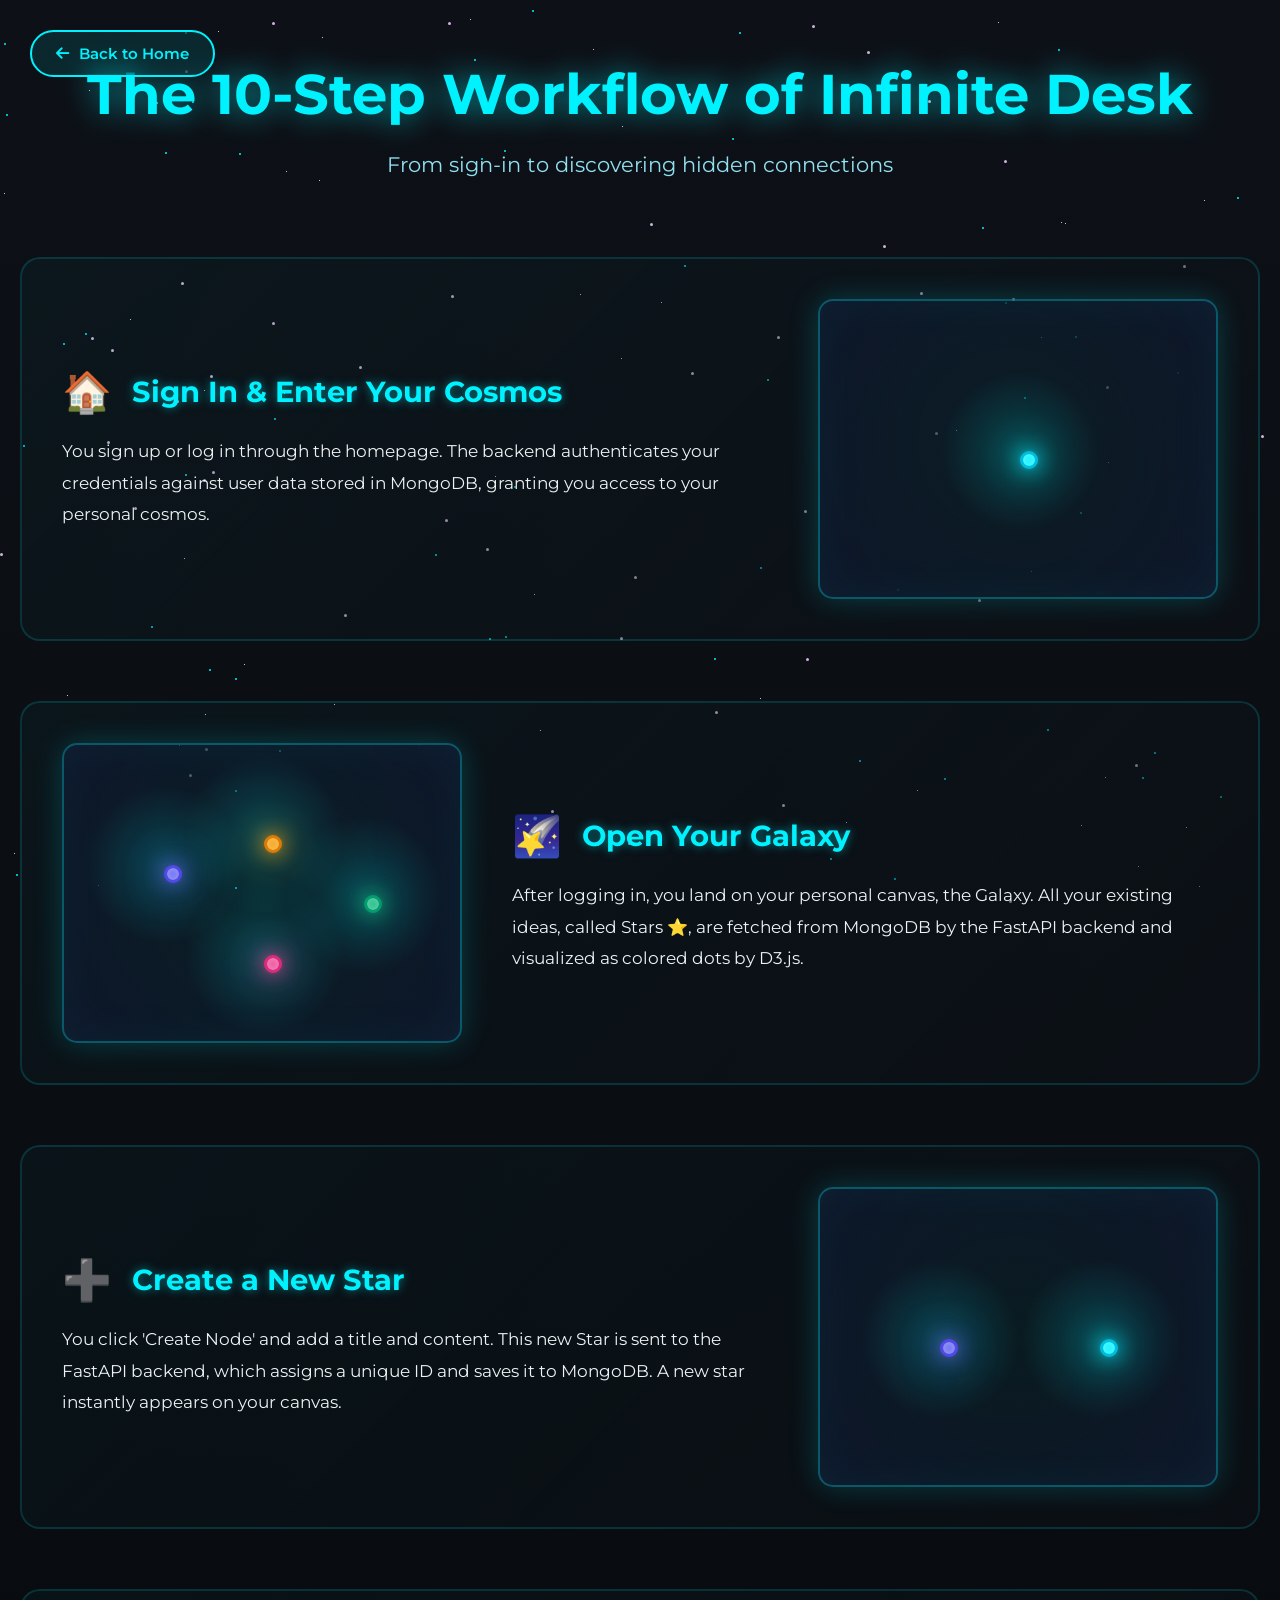
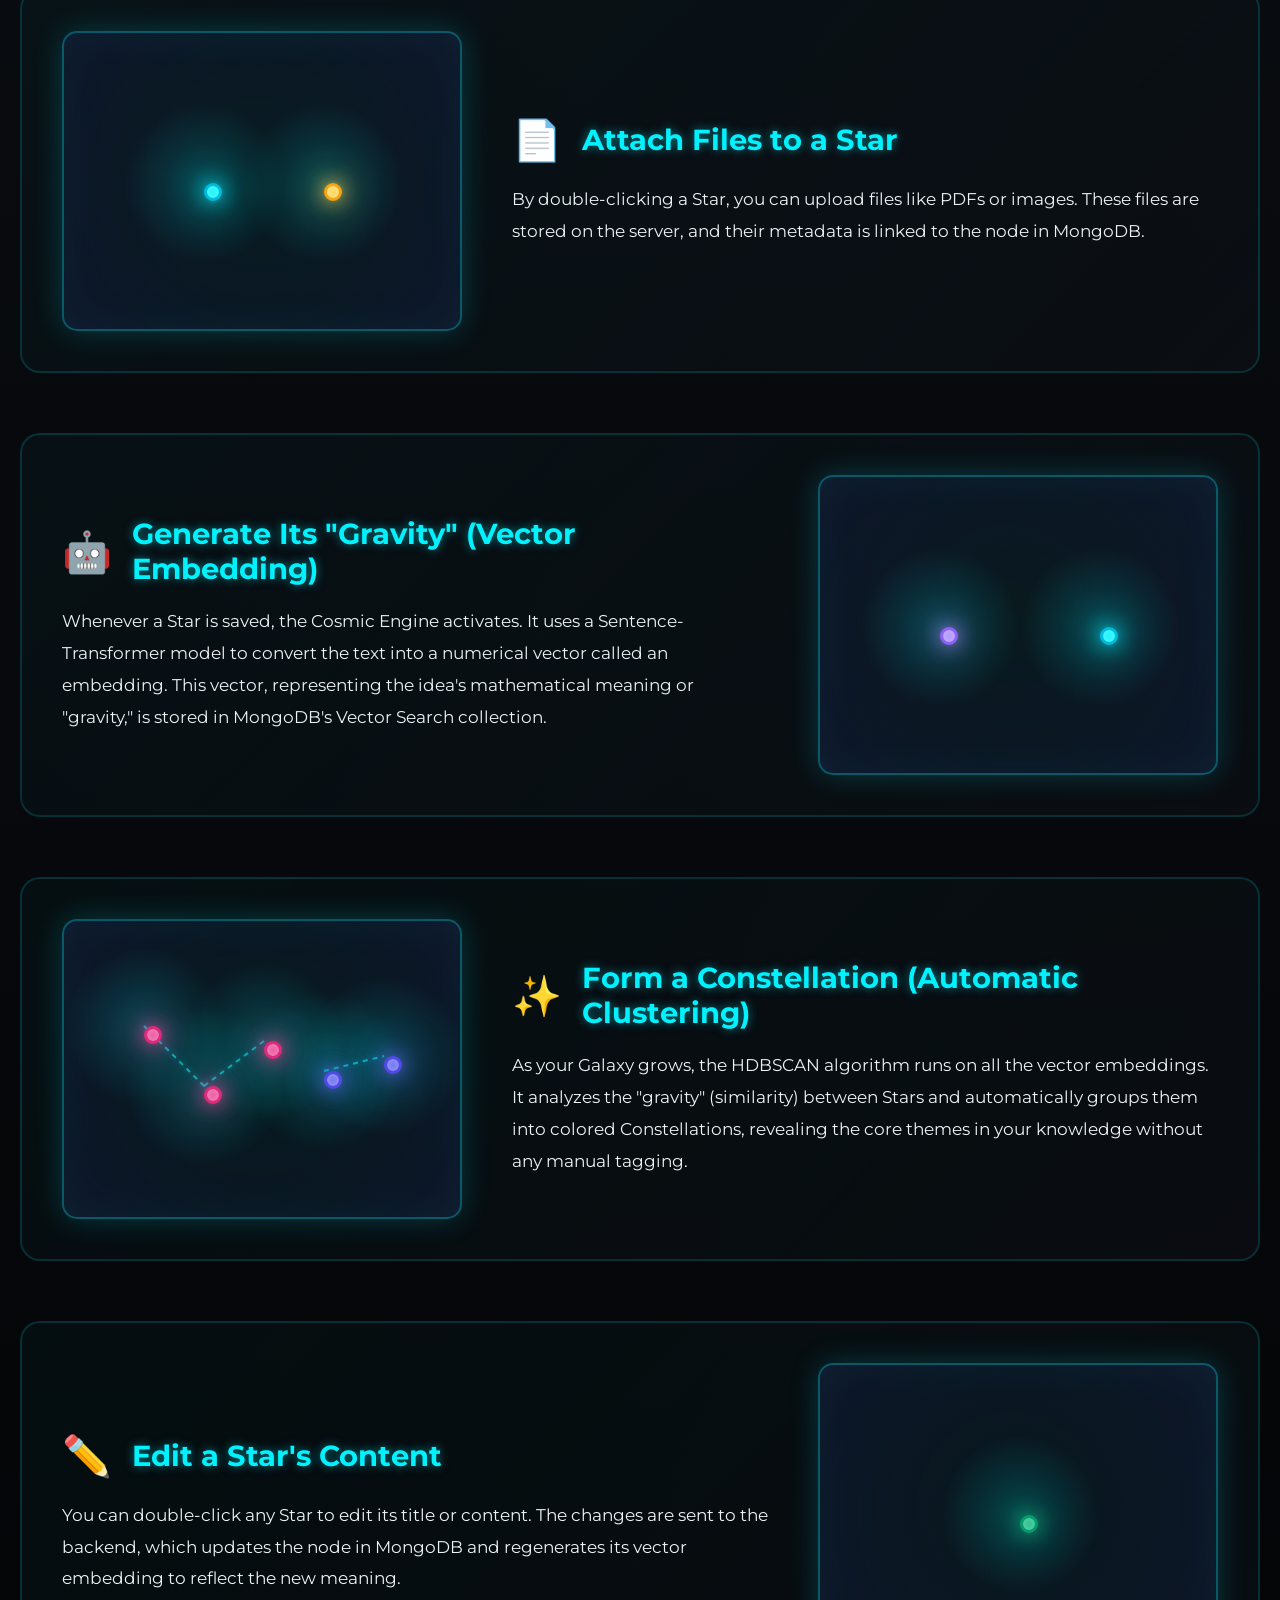
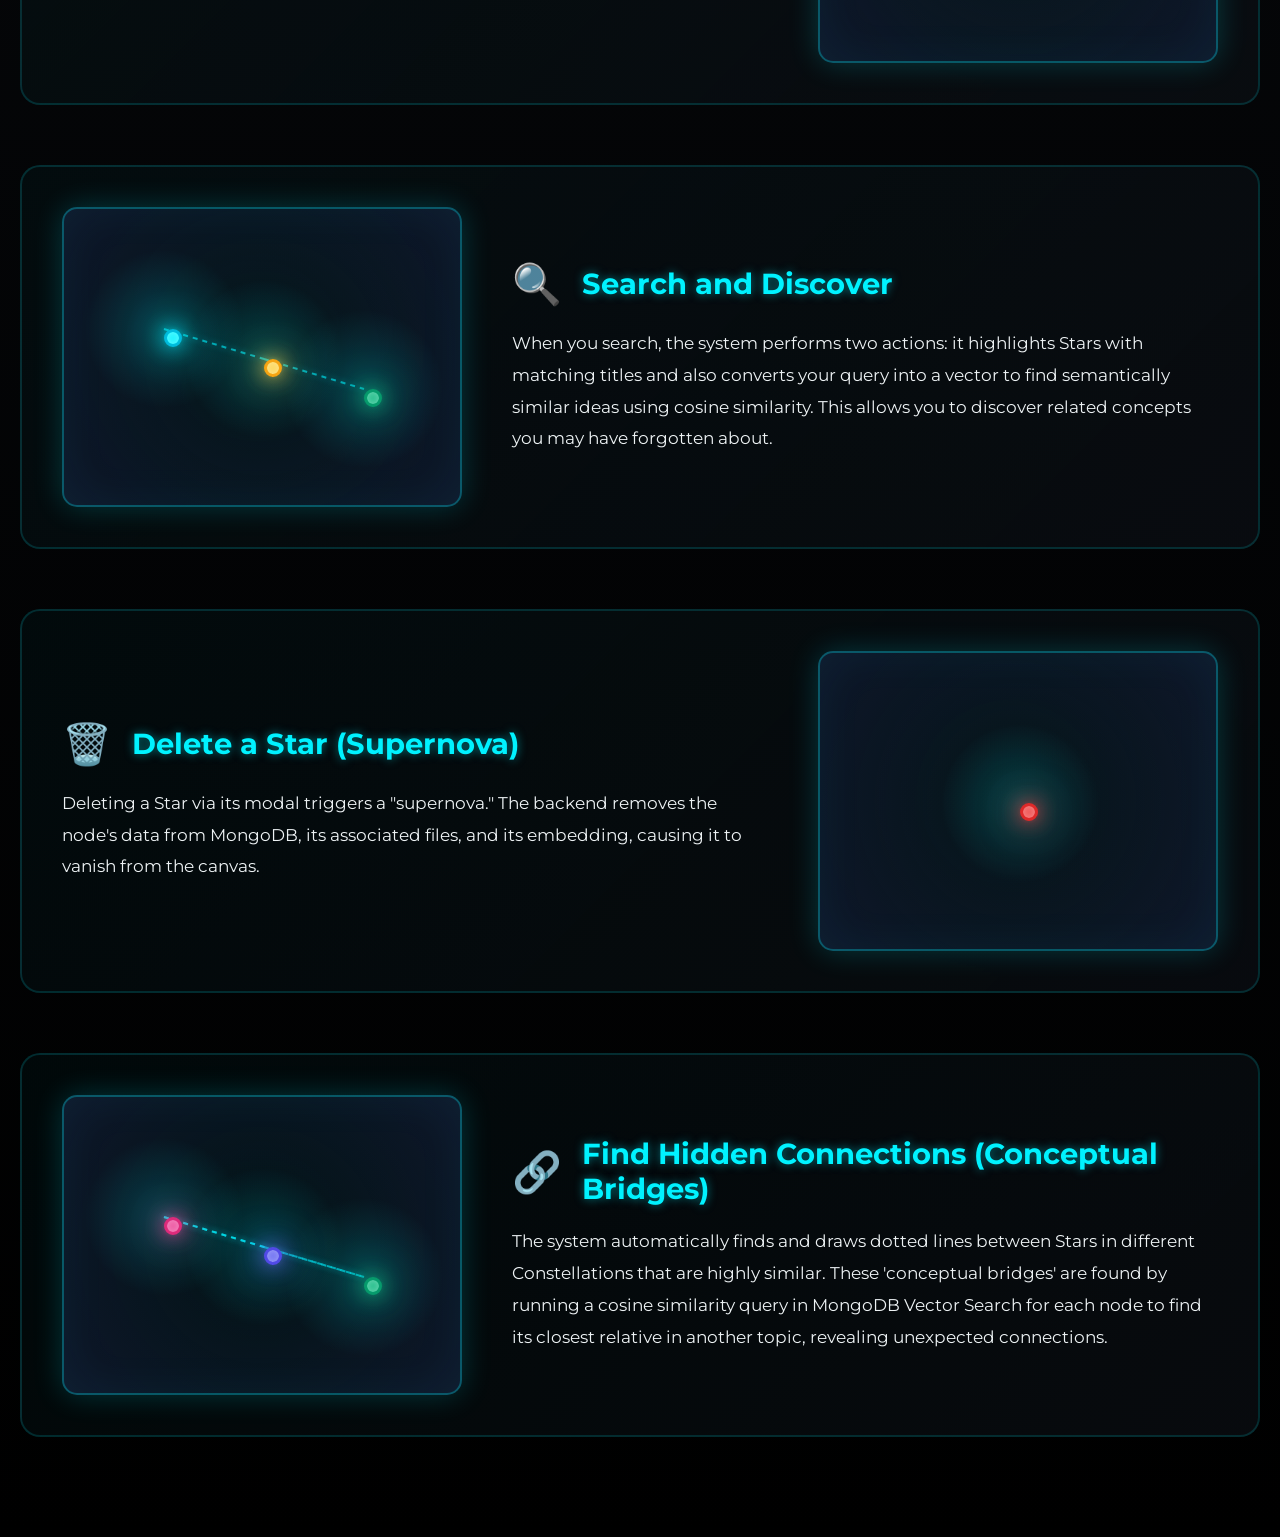
<file: frontend/workflow.html>
<!DOCTYPE html>
<html lang="en">
<head>
    <meta charset="UTF-8">
    <meta name="viewport" content="width=device-width, initial-scale=1.0">
    <title>10-Step Workflow - Infinite Desk</title>
    <link href="https://fonts.googleapis.com/css2?family=Montserrat:wght@300;400;600;700&display=swap" rel="stylesheet">
    <link rel="stylesheet" href="https://cdnjs.cloudflare.com/ajax/libs/font-awesome/6.4.0/css/all.min.css">
    <link rel="stylesheet" href="styles/common.css">
    <link rel="stylesheet" href="styles/workflow.css">
</head>
<body>
    <div class="star-field" id="starfield"></div>

    <div class="container">
        <a href="index.html" class="back-btn">
            <i class="fas fa-arrow-left"></i> Back to Home
        </a>

        <div class="header">
            <h1 class="page-title">The 10-Step Workflow of Infinite Desk</h1>
            <p class="page-subtitle">From sign-in to discovering hidden connections</p>
        </div>

        <div class="workflow-steps">
            <div class="workflow-item">
                <div class="step-content">
                    <div class="step-header">
                        <span class="step-icon">🏠</span>
                        <h2 class="step-title">Sign In & Enter Your Cosmos</h2>
                    </div>
                    <p class="step-description">
                        You sign up or log in through the homepage. The backend authenticates your credentials against user data stored in MongoDB, granting you access to your personal cosmos.
                    </p>
                </div>
                <div class="step-visualization" id="viz1">
                    <svg class="links-svg" style="position: absolute; width: 100%; height: 100%; pointer-events: none;"></svg>
                </div>
            </div>

            <div class="workflow-item">
                <div class="step-content">
                    <div class="step-header">
                        <span class="step-icon">🌠</span>
                        <h2 class="step-title">Open Your Galaxy</h2>
                    </div>
                    <p class="step-description">
                        After logging in, you land on your personal canvas, the Galaxy. All your existing ideas, called Stars ⭐, are fetched from MongoDB by the FastAPI backend and visualized as colored dots by D3.js.
                    </p>
                </div>
                <div class="step-visualization" id="viz2">
                    <svg class="links-svg" style="position: absolute; width: 100%; height: 100%; pointer-events: none;"></svg>
                </div>
            </div>

            <div class="workflow-item">
                <div class="step-content">
                    <div class="step-header">
                        <span class="step-icon">➕</span>
                        <h2 class="step-title">Create a New Star</h2>
                    </div>
                    <p class="step-description">
                        You click 'Create Node' and add a title and content. This new Star is sent to the FastAPI backend, which assigns a unique ID and saves it to MongoDB. A new star instantly appears on your canvas.
                    </p>
                </div>
                <div class="step-visualization" id="viz3">
                    <svg class="links-svg" style="position: absolute; width: 100%; height: 100%; pointer-events: none;"></svg>
                </div>
            </div>

            <div class="workflow-item">
                <div class="step-content">
                    <div class="step-header">
                        <span class="step-icon">📄</span>
                        <h2 class="step-title">Attach Files to a Star</h2>
                    </div>
                    <p class="step-description">
                        By double-clicking a Star, you can upload files like PDFs or images. These files are stored on the server, and their metadata is linked to the node in MongoDB.
                    </p>
                </div>
                <div class="step-visualization" id="viz4">
                    <svg class="links-svg" style="position: absolute; width: 100%; height: 100%; pointer-events: none;"></svg>
                </div>
            </div>

            <div class="workflow-item">
                <div class="step-content">
                    <div class="step-header">
                        <span class="step-icon">🤖</span>
                        <h2 class="step-title">Generate Its "Gravity" (Vector Embedding)</h2>
                    </div>
                    <p class="step-description">
                        Whenever a Star is saved, the Cosmic Engine activates. It uses a Sentence-Transformer model to convert the text into a numerical vector called an embedding. This vector, representing the idea's mathematical meaning or "gravity," is stored in MongoDB's Vector Search collection.
                    </p>
                </div>
                <div class="step-visualization" id="viz5">
                    <svg class="links-svg" style="position: absolute; width: 100%; height: 100%; pointer-events: none;"></svg>
                </div>
            </div>

            <div class="workflow-item">
                <div class="step-content">
                    <div class="step-header">
                        <span class="step-icon">✨</span>
                        <h2 class="step-title">Form a Constellation (Automatic Clustering)</h2>
                    </div>
                    <p class="step-description">
                        As your Galaxy grows, the HDBSCAN algorithm runs on all the vector embeddings. It analyzes the "gravity" (similarity) between Stars and automatically groups them into colored Constellations, revealing the core themes in your knowledge without any manual tagging.
                    </p>
                </div>
                <div class="step-visualization" id="viz6">
                    <svg class="links-svg" style="position: absolute; width: 100%; height: 100%; pointer-events: none;"></svg>
                </div>
            </div>

            <div class="workflow-item">
                <div class="step-content">
                    <div class="step-header">
                        <span class="step-icon">✏️</span>
                        <h2 class="step-title">Edit a Star's Content</h2>
                    </div>
                    <p class="step-description">
                        You can double-click any Star to edit its title or content. The changes are sent to the backend, which updates the node in MongoDB and regenerates its vector embedding to reflect the new meaning.
                    </p>
                </div>
                <div class="step-visualization" id="viz7">
                    <svg class="links-svg" style="position: absolute; width: 100%; height: 100%; pointer-events: none;"></svg>
                </div>
            </div>

            <div class="workflow-item">
                <div class="step-content">
                    <div class="step-header">
                        <span class="step-icon">🔍</span>
                        <h2 class="step-title">Search and Discover</h2>
                    </div>
                    <p class="step-description">
                        When you search, the system performs two actions: it highlights Stars with matching titles and also converts your query into a vector to find semantically similar ideas using cosine similarity. This allows you to discover related concepts you may have forgotten about.
                    </p>
                </div>
                <div class="step-visualization" id="viz8">
                    <svg class="links-svg" style="position: absolute; width: 100%; height: 100%; pointer-events: none;"></svg>
                </div>
            </div>

            <div class="workflow-item">
                <div class="step-content">
                    <div class="step-header">
                        <span class="step-icon">🗑️</span>
                        <h2 class="step-title">Delete a Star (Supernova)</h2>
                    </div>
                    <p class="step-description">
                        Deleting a Star via its modal triggers a "supernova." The backend removes the node's data from MongoDB, its associated files, and its embedding, causing it to vanish from the canvas.
                    </p>
                </div>
                <div class="step-visualization" id="viz9">
                    <svg class="links-svg" style="position: absolute; width: 100%; height: 100%; pointer-events: none;"></svg>
                </div>
            </div>

            <div class="workflow-item">
                <div class="step-content">
                    <div class="step-header">
                        <span class="step-icon">🔗</span>
                        <h2 class="step-title">Find Hidden Connections (Conceptual Bridges)</h2>
                    </div>
                    <p class="step-description">
                        The system automatically finds and draws dotted lines between Stars in different Constellations that are highly similar. These 'conceptual bridges' are found by running a cosine similarity query in MongoDB Vector Search for each node to find its closest relative in another topic, revealing unexpected connections.
                    </p>
                </div>
                <div class="step-visualization" id="viz10">
                    <svg class="links-svg" style="position: absolute; width: 100%; height: 100%; pointer-events: none;"></svg>
                </div>
            </div>
        </div>
    </div>

    <script src="scripts/common.js"></script>
    <script src="scripts/workflow.js"></script>
</body>
</html>
</file>
<file: bidit_files/frontend/styles.css>
/* Infinite Desk - Floating Style - Updated Colors */
* {
    margin: 0;
    padding: 0;
    box-sizing: border-box;
}

body {
    font-family: 'Segoe UI', Tahoma, Geneva, Verdana, sans-serif;
    background: #f1faee; /* NEW: Updated canvas color */
    overflow: hidden;
    height: 100vh;
    position: relative;
}

/* Loading Spinner */
.loading {
    position: fixed;
    top: 0;
    left: 0;
    width: 100%;
    height: 100%;
    background: rgba(0, 0, 0, 0.8);
    display: flex;
    flex-direction: column;
    justify-content: center;
    align-items: center;
    z-index: 1000;
    color: white;
}

.spinner {
    width: 50px;
    height: 50px;
    border: 3px solid rgba(255, 255, 255, 0.3);
    border-top: 3px solid #00ff88;
    border-radius: 50%;
    animation: spin 1s linear infinite;
    margin-bottom: 20px;
}

@keyframes spin {
    0% { transform: rotate(0deg); }
    100% { transform: rotate(360deg); }
}

/* Top Controls */
.controls {
    position: fixed;
    top: 15px;
    left: 15px;
    display: flex;
    gap: 10px;
    align-items: center;
    z-index: 100;
    background: rgba(255, 255, 255, 0.9);
    backdrop-filter: blur(10px);
    padding: 8px 12px;
    border-radius: 20px;
    border: 1px solid rgba(0, 0, 0, 0.1);
    box-shadow: 0 2px 8px rgba(0, 0, 0, 0.1);
}

.search-container {
    flex: 0 1 auto;
}

#searchInput {
    width: 180px;
    padding: 6px 12px;
    background: rgba(255, 255, 255, 0.95);
    border: 1px solid rgba(0, 0, 0, 0.2);
    border-radius: 15px;
    color: #000;
    font-size: 12px;
    outline: none;
    transition: all 0.3s ease;
}

#searchInput:focus {
    border-color: #cdb4db;
    box-shadow: 0 0 15px rgba(205, 180, 219, 0.4);
    width: 220px;
}

#searchInput::placeholder {
    color: rgba(0, 0, 0, 0.5);
}

.button-group {
    display: flex;
    gap: 8px;
}

.control-btn {
    padding: 6px 12px;
    background: #cdb4db; /* NEW: Button color */
    color: #000000; /* NEW: Pure black text */
    border: none;
    border-radius: 15px;
    cursor: pointer;
    font-size: 11px;
    font-weight: 600;
    transition: all 0.3s ease;
    box-shadow: 0 2px 8px rgba(0, 0, 0, 0.15);
    white-space: nowrap;
}

.control-btn:hover {
    transform: translateY(-1px);
    box-shadow: 0 4px 12px rgba(205, 180, 219, 0.4);
    background: #d4bfe3; /* Slightly lighter on hover */
}

.btn-create {
    background: #cdb4db; /* Same color for create buttons */
    color: #000000;
}

.btn-create:hover {
    box-shadow: 0 4px 12px rgba(205, 180, 219, 0.4);
    background: #d4bfe3;
}

/* Galaxy Canvas */
.galaxy-canvas {
    width: 100%;
    height: 100vh;
    cursor: grab;
    background: #f1faee; /* NEW: Updated canvas color */
}

.galaxy-canvas:active {
    cursor: grabbing;
}

/* Floating Clusters - Filled with color */
.cluster-group {
    cursor: move;
    filter: drop-shadow(0 4px 12px rgba(0, 0, 0, 0.15));
    transition: filter 0.3s ease, opacity 0.3s ease;
}

.cluster-group:hover {
    filter: drop-shadow(0 6px 20px rgba(0, 0, 0, 0.25));
}

.cluster-circle {
    stroke-width: 2;
    stroke: rgba(0, 0, 0, 0.2);
}

.cluster-label {
    font-size: 14px;
    font-weight: 600;
    text-anchor: middle;
    fill: #000000;
    pointer-events: none;
    user-select: none;
}

/* Floating Nodes - Much smaller */
.node-group {
    cursor: move;
    filter: drop-shadow(0 2px 6px rgba(0, 0, 0, 0.2));
    transition: filter 0.3s ease, opacity 0.3s ease;
}

.node-group:hover {
    filter: drop-shadow(0 4px 12px rgba(0, 0, 0, 0.3));
}

.node-circle {
    stroke-width: 1.5;
    stroke: rgba(0, 0, 0, 0.3);
}

.node-label {
    font-size: 9px;
    font-weight: 500;
    text-anchor: middle;
    fill: #000000;
    pointer-events: none;
    user-select: none;
}

/* Node to Cluster connection lines */
.node-connection {
    stroke-width: 1;
    stroke-dasharray: 3, 3;
    opacity: 0.4;
    pointer-events: none;
}

/* NEW: Blinking animation for search results */
@keyframes blinkGlow {
    0%, 100% {
        filter: drop-shadow(0 0 20px #ffffff) drop-shadow(0 0 30px #ffffff);
        opacity: 1;
    }
    50% {
        filter: drop-shadow(0 0 35px #ffffff) drop-shadow(0 0 45px #ffffff);
        opacity: 1;
    }
}

.search-blink {
    animation: blinkGlow 1s ease-in-out infinite;
}

/* Tooltip */
.tooltip {
    position: absolute;
    background: rgba(255, 255, 255, 0.95);
    color: #000;
    padding: 10px 15px;
    border-radius: 8px;
    font-size: 12px;
    border: 1px solid rgba(0, 0, 0, 0.2);
    pointer-events: none;
    z-index: 1000;
    opacity: 0;
    transition: opacity 0.3s ease;
    max-width: 300px;
    box-shadow: 0 5px 20px rgba(0, 0, 0, 0.3);
}

.tooltip.visible {
    opacity: 1;
}

/* Popup Modal for Node/Cluster Actions */
.action-modal {
    position: fixed;
    background: rgba(255, 255, 255, 0.98);
    padding: 20px;
    border-radius: 12px;
    box-shadow: 0 10px 40px rgba(0, 0, 0, 0.3);
    z-index: 2000;
    min-width: 350px;
    border: 2px solid rgba(0, 0, 0, 0.1);
}

.action-modal h3 {
    margin: 0 0 15px 0;
    color: #000;
    font-size: 16px;
}

.action-modal input,
.action-modal textarea,
.action-modal select {
    width: 100%;
    padding: 10px;
    border: 1px solid rgba(0, 0, 0, 0.2);
    border-radius: 8px;
    font-size: 13px;
    margin-bottom: 10px;
    outline: none;
    font-family: inherit;
}

.action-modal textarea {
    min-height: 100px;
    resize: vertical;
}

.action-modal input:focus,
.action-modal textarea:focus,
.action-modal select:focus {
    border-color: #cdb4db;
    box-shadow: 0 0 10px rgba(205, 180, 219, 0.3);
}

.modal-section {
    margin-bottom: 15px;
    padding-bottom: 15px;
    border-bottom: 1px solid rgba(0, 0, 0, 0.1);
}

.modal-section:last-child {
    border-bottom: none;
    margin-bottom: 0;
    padding-bottom: 0;
}

.modal-section label {
    display: block;
    font-size: 12px;
    font-weight: 600;
    margin-bottom: 5px;
    color: #333;
}

.action-modal .button-group {
    display: flex;
    gap: 10px;
    justify-content: flex-end;
    margin-top: 15px;
}

.action-modal button {
    padding: 8px 16px;
    border: none;
    border-radius: 8px;
    font-size: 13px;
    font-weight: 600;
    cursor: pointer;
    transition: all 0.3s ease;
}

.action-modal .btn-save {
    background: #cdb4db;
    color: #000000;
}

.action-modal .btn-delete {
    background: linear-gradient(135deg, #ff416c 0%, #ff4b2b 100%);
    color: white;
}

.action-modal .btn-cancel {
    background: #e0e0e0;
    color: #333;
}

.action-modal button:hover {
    transform: translateY(-1px);
    box-shadow: 0 4px 12px rgba(0, 0, 0, 0.2);
}

/* Create Modal */
.create-modal {
    position: fixed;
    background: rgba(255, 255, 255, 0.98);
    padding: 20px;
    border-radius: 12px;
    box-shadow: 0 10px 40px rgba(0, 0, 0, 0.3);
    z-index: 2000;
    min-width: 300px;
    border: 2px solid rgba(0, 0, 0, 0.1);
}

.create-modal h3 {
    margin: 0 0 15px 0;
    color: #000;
    font-size: 16px;
}

.create-modal input,
.create-modal select {
    width: 100%;
    padding: 10px;
    border: 1px solid rgba(0, 0, 0, 0.2);
    border-radius: 8px;
    font-size: 14px;
    margin-bottom: 10px;
    outline: none;
}

.create-modal input:focus,
.create-modal select:focus {
    border-color: #cdb4db;
    box-shadow: 0 0 10px rgba(205, 180, 219, 0.3);
}

/* SVG Glow Filter */
.glow {
    filter: url(#glow);
}

/* Responsive Design */
@media (max-width: 768px) {
    .controls {
        flex-direction: column;
        gap: 6px;
    }

    .button-group {
        width: 100%;
        justify-content: center;
        flex-wrap: wrap;
    }

    #searchInput {
        width: 140px;
    }
}

/* Hidden class */
.hidden {
    display: none !important;
}
</file>
<file: bidit_files/auth.css>
/* Infinite Desk - Authentication Page Styles */

* {
    margin: 0;
    padding: 0;
    box-sizing: border-box;
}

body {
    font-family: 'Segoe UI', Tahoma, Geneva, Verdana, sans-serif;
    background: #f1faee;
    color: #000;
    overflow: hidden;
    display: flex;
    justify-content: center;
    align-items: center;
    min-height: 100vh;
}

/* Animated Background */
.background-animation {
    position: fixed;
    top: 0;
    left: 0;
    width: 100%;
    height: 100%;
    z-index: -1;
    overflow: hidden;
}

.circle {
    position: absolute;
    border-radius: 50%;
    opacity: 0.15;
    animation: float 20s infinite ease-in-out;
}

.circle-1 {
    width: 400px;
    height: 400px;
    background: #cdb4db;
    top: 10%;
    left: 10%;
    animation-delay: 0s;
}

.circle-2 {
    width: 300px;
    height: 300px;
    background: #90e0ef;
    top: 50%;
    right: 15%;
    animation-delay: 5s;
}

.circle-3 {
    width: 500px;
    height: 500px;
    background: #cdb4db;
    bottom: 10%;
    left: 50%;
    animation-delay: 10s;
}

@keyframes float {
    0%, 100% {
        transform: translate(0, 0) scale(1);
    }
    25% {
        transform: translate(30px, -30px) scale(1.1);
    }
    50% {
        transform: translate(-20px, 20px) scale(0.9);
    }
    75% {
        transform: translate(20px, 30px) scale(1.05);
    }
}

/* Back Button */
.back-btn {
    position: fixed;
    top: 20px;
    left: 20px;
    padding: 10px 20px;
    background: rgba(255, 255, 255, 0.9);
    border: 1px solid rgba(0, 0, 0, 0.1);
    border-radius: 20px;
    color: #000;
    font-size: 14px;
    font-weight: 600;
    cursor: pointer;
    transition: all 0.3s ease;
    z-index: 100;
}

.back-btn:hover {
    transform: translateX(-5px);
    box-shadow: 0 4px 15px rgba(0, 0, 0, 0.1);
}

/* Auth Container */
.auth-container {
    width: 100%;
    max-width: 450px;
    padding: 20px;
}

.auth-card {
    background: rgba(255, 255, 255, 0.95);
    backdrop-filter: blur(10px);
    border-radius: 25px;
    padding: 40px;
    box-shadow: 0 10px 40px rgba(0, 0, 0, 0.1);
    border: 1px solid rgba(0, 0, 0, 0.05);
    animation: slideIn 0.5s ease-out;
}

@keyframes slideIn {
    from {
        opacity: 0;
        transform: translateY(30px);
    }
    to {
        opacity: 1;
        transform: translateY(0);
    }
}

/* Logo */
.logo {
    font-size: 32px;
    font-weight: bold;
    text-align: center;
    background: linear-gradient(135deg, #cdb4db, #90e0ef);
    -webkit-background-clip: text;
    -webkit-text-fill-color: transparent;
    background-clip: text;
    margin-bottom: 10px;
}

.welcome-text {
    text-align: center;
    color: #666;
    font-size: 14px;
    margin-bottom: 30px;
}

/* Tab Switcher */
.tab-switcher {
    display: flex;
    gap: 10px;
    margin-bottom: 30px;
    background: #f1faee;
    padding: 5px;
    border-radius: 15px;
}

.tab-btn {
    flex: 1;
    padding: 12px;
    background: transparent;
    border: none;
    border-radius: 12px;
    font-size: 15px;
    font-weight: 600;
    cursor: pointer;
    transition: all 0.3s ease;
    color: #666;
}

.tab-btn.active {
    background: linear-gradient(135deg, #cdb4db, #90e0ef);
    color: #000;
    box-shadow: 0 4px 15px rgba(205, 180, 219, 0.3);
}

/* Auth Form */
.auth-form {
    display: block;
}

.auth-form.hidden {
    display: none;
}

.form-group {
    margin-bottom: 20px;
}

.form-group label {
    display: block;
    font-size: 14px;
    font-weight: 600;
    color: #333;
    margin-bottom: 8px;
}

.form-group input {
    width: 100%;
    padding: 12px 15px;
    border: 2px solid #e0e0e0;
    border-radius: 12px;
    font-size: 14px;
    transition: all 0.3s ease;
    outline: none;
    background: #fff;
}

.form-group input:focus {
    border-color: #cdb4db;
    box-shadow: 0 0 15px rgba(205, 180, 219, 0.2);
}

/* Form Options */
.form-options {
    display: flex;
    justify-content: space-between;
    align-items: center;
    margin-bottom: 25px;
    font-size: 13px;
}

.checkbox-label {
    display: flex;
    align-items: center;
    cursor: pointer;
    color: #555;
}

.checkbox-label input {
    margin-right: 8px;
    width: auto;
}

.forgot-password {
    color: #90e0ef;
    text-decoration: none;
    font-weight: 600;
    transition: color 0.3s ease;
}

.forgot-password:hover {
    color: #cdb4db;
}

/* Submit Button */
.submit-btn {
    width: 100%;
    padding: 14px;
    background: linear-gradient(135deg, #90e0ef, #cdb4db);
    color: #000;
    border: none;
    border-radius: 12px;
    font-size: 16px;
    font-weight: 700;
    cursor: pointer;
    transition: all 0.3s ease;
    box-shadow: 0 6px 20px rgba(144, 224, 239, 0.3);
    margin-bottom: 15px;
}

.submit-btn:hover {
    transform: translateY(-2px);
    box-shadow: 0 8px 25px rgba(144, 224, 239, 0.5);
}

/* Messages */
.error-message {
    color: #ff4b2b;
    font-size: 13px;
    text-align: center;
    margin-top: 10px;
    display: none;
}

.error-message.show {
    display: block;
}

.success-message {
    color: #2ecc71;
    font-size: 13px;
    text-align: center;
    margin-top: 10px;
    display: none;
}

.success-message.show {
    display: block;
}

/* Demo Credentials */
.demo-credentials {
    margin-top: 25px;
    padding: 15px;
    background: rgba(144, 224, 239, 0.1);
    border-left: 4px solid #90e0ef;
    border-radius: 8px;
    font-size: 13px;
}

.demo-credentials p {
    margin: 5px 0;
    color: #555;
}

.demo-credentials strong {
    color: #000;
}

/* Responsive Design */
@media (max-width: 768px) {
    .auth-container {
        max-width: 100%;
        padding: 10px;
    }

    .auth-card {
        padding: 30px 25px;
    }

    .logo {
        font-size: 28px;
    }

    .back-btn {
        top: 10px;
        left: 10px;
        padding: 8px 15px;
        font-size: 12px;
    }
}

/* Add to existing auth.css */

.message {
    text-align: center;
    margin-top: 15px;
    font-size: 13px;
    padding: 10px;
    border-radius: 8px;
    display: none;
}

.message.error {
    display: block;
    color: #ff4b2b;
    background: rgba(255, 75, 43, 0.1);
    border: 1px solid rgba(255, 75, 43, 0.3);
}

.message.success {
    display: block;
    color: #2ecc71;
    background: rgba(46, 204, 113, 0.1);
    border: 1px solid rgba(46, 204, 113, 0.3);
}

.spinner {
    display: inline-block;
    width: 16px;
    height: 16px;
    border: 2px solid rgba(0, 0, 0, 0.3);
    border-top: 2px solid #000;
    border-radius: 50%;
    animation: spin 0.8s linear infinite;
}

.hidden {
    display: none !important;
}

@keyframes spin {
    0% { transform: rotate(0deg); }
    100% { transform: rotate(360deg); }
}

.alternate-action {
    text-align: center;
    margin-top: 20px;
    padding-top: 20px;
    border-top: 1px solid rgba(0, 0, 0, 0.1);
    font-size: 14px;
    color: #666;
}

.alternate-action a {
    color: #90e0ef;
    text-decoration: none;
    font-weight: 600;
}

.alternate-action a:hover {
    color: #cdb4db;
}
</file>
<file: bidit_files/home.css>
/* Infinite Desk - Home Page Styles */

* {
    margin: 0;
    padding: 0;
    box-sizing: border-box;
}

body {
    font-family: 'Segoe UI', Tahoma, Geneva, Verdana, sans-serif;
    background: #f1faee;
    color: #000;
    overflow-x: hidden;
    line-height: 1.6;
}

/* Animated Background */
.background-animation {
    position: fixed;
    top: 0;
    left: 0;
    width: 100%;
    height: 100%;
    z-index: -1;
    overflow: hidden;
}

.circle {
    position: absolute;
    border-radius: 50%;
    opacity: 0.1;
    animation: float 20s infinite ease-in-out;
}

.circle-1 {
    width: 400px;
    height: 400px;
    background: #cdb4db;
    top: 10%;
    left: 10%;
    animation-delay: 0s;
}

.circle-2 {
    width: 300px;
    height: 300px;
    background: #90e0ef;
    top: 50%;
    right: 15%;
    animation-delay: 5s;
}

.circle-3 {
    width: 500px;
    height: 500px;
    background: #cdb4db;
    bottom: 10%;
    left: 50%;
    animation-delay: 10s;
}

@keyframes float {
    0%, 100% {
        transform: translate(0, 0) scale(1);
    }
    25% {
        transform: translate(30px, -30px) scale(1.1);
    }
    50% {
        transform: translate(-20px, 20px) scale(0.9);
    }
    75% {
        transform: translate(20px, 30px) scale(1.05);
    }
}

/* Navigation */
.navbar {
    display: flex;
    justify-content: space-between;
    align-items: center;
    padding: 20px 50px;
    background: rgba(255, 255, 255, 0.9);
    backdrop-filter: blur(10px);
    box-shadow: 0 2px 10px rgba(0, 0, 0, 0.1);
    position: sticky;
    top: 0;
    z-index: 100;
}

.logo {
    font-size: 24px;
    font-weight: bold;
    background: linear-gradient(135deg, #cdb4db, #90e0ef);
    -webkit-background-clip: text;
    -webkit-text-fill-color: transparent;
    background-clip: text;
}

.nav-buttons {
    display: flex;
    gap: 15px;
}

.login-btn {
    padding: 10px 25px;
    background: transparent;
    color: #000;
    border: 2px solid #cdb4db;
    border-radius: 25px;
    font-size: 14px;
    font-weight: 600;
    cursor: pointer;
    transition: all 0.3s ease;
}

.login-btn:hover {
    background: #cdb4db;
    transform: translateY(-2px);
    box-shadow: 0 6px 20px rgba(205, 180, 219, 0.3);
}

.signup-btn {
    padding: 10px 25px;
    background: #cdb4db;
    color: #000;
    border: none;
    border-radius: 25px;
    font-size: 14px;
    font-weight: 600;
    cursor: pointer;
    transition: all 0.3s ease;
    box-shadow: 0 4px 15px rgba(205, 180, 219, 0.3);
}

.signup-btn:hover {
    transform: translateY(-2px);
    box-shadow: 0 6px 20px rgba(205, 180, 219, 0.5);
    background: #d4bfe3;
}

/* Hero Section */
.hero {
    text-align: center;
    padding: 100px 20px;
    min-height: 80vh;
    display: flex;
    flex-direction: column;
    justify-content: center;
    align-items: center;
}

.main-title {
    font-size: 80px;
    font-weight: 900;
    background: linear-gradient(135deg, #cdb4db, #90e0ef);
    -webkit-background-clip: text;
    -webkit-text-fill-color: transparent;
    background-clip: text;
    margin-bottom: 20px;
    animation: fadeInUp 1s ease-out;
}

.subtitle {
    font-size: 28px;
    color: #333;
    margin-bottom: 15px;
    animation: fadeInUp 1s ease-out 0.2s;
    animation-fill-mode: both;
}

.tagline {
    font-size: 18px;
    color: #666;
    max-width: 700px;
    margin: 0 auto 40px;
    animation: fadeInUp 1s ease-out 0.4s;
    animation-fill-mode: both;
}

.hero-buttons {
    display: flex;
    gap: 20px;
    animation: fadeInUp 1s ease-out 0.6s;
    animation-fill-mode: both;
}

.cta-btn {
    padding: 15px 40px;
    background: linear-gradient(135deg, #90e0ef, #cdb4db);
    color: #000;
    border: none;
    border-radius: 30px;
    font-size: 18px;
    font-weight: 700;
    cursor: pointer;
    transition: all 0.3s ease;
    box-shadow: 0 8px 25px rgba(144, 224, 239, 0.4);
}

.cta-btn:hover {
    transform: translateY(-3px) scale(1.05);
    box-shadow: 0 12px 35px rgba(144, 224, 239, 0.6);
}

.cta-btn-secondary {
    padding: 15px 40px;
    background: transparent;
    color: #000;
    border: 2px solid #90e0ef;
    border-radius: 30px;
    font-size: 18px;
    font-weight: 700;
    cursor: pointer;
    transition: all 0.3s ease;
}

.cta-btn-secondary:hover {
    background: #90e0ef;
    transform: translateY(-3px);
    box-shadow: 0 8px 25px rgba(144, 224, 239, 0.4);
}

@keyframes fadeInUp {
    from {
        opacity: 0;
        transform: translateY(30px);
    }
    to {
        opacity: 1;
        transform: translateY(0);
    }
}

/* Features Section */
.features {
    padding: 80px 50px;
    background: rgba(255, 255, 255, 0.5);
}

.features-title {
    text-align: center;
    font-size: 42px;
    font-weight: 800;
    color: #000;
    margin-bottom: 60px;
}

.features-grid {
    display: grid;
    grid-template-columns: repeat(auto-fit, minmax(300px, 1fr));
    gap: 30px;
    max-width: 1400px;
    margin: 0 auto;
}

.feature-card {
    background: rgba(255, 255, 255, 0.9);
    padding: 30px;
    border-radius: 20px;
    text-align: center;
    transition: all 0.3s ease;
    border: 2px solid transparent;
    box-shadow: 0 4px 15px rgba(0, 0, 0, 0.05);
}

.feature-card:hover {
    transform: translateY(-10px);
    border-color: #cdb4db;
    box-shadow: 0 8px 30px rgba(205, 180, 219, 0.3);
}

.feature-icon {
    font-size: 50px;
    margin-bottom: 20px;
}

.feature-card h3 {
    font-size: 22px;
    font-weight: 700;
    color: #000;
    margin-bottom: 15px;
}

.feature-card p {
    font-size: 15px;
    color: #555;
    line-height: 1.6;
}

/* Use Cases Section */
.use-cases {
    padding: 80px 50px;
    background: #f1faee;
}

.section-title {
    text-align: center;
    font-size: 42px;
    font-weight: 800;
    color: #000;
    margin-bottom: 60px;
}

.use-cases-grid {
    display: grid;
    grid-template-columns: repeat(auto-fit, minmax(250px, 1fr));
    gap: 25px;
    max-width: 1200px;
    margin: 0 auto;
}

.use-case {
    background: rgba(255, 255, 255, 0.9);
    padding: 25px;
    border-radius: 15px;
    border-left: 4px solid #90e0ef;
    transition: all 0.3s ease;
}

.use-case:hover {
    transform: translateX(10px);
    border-left-color: #cdb4db;
    box-shadow: 0 5px 20px rgba(144, 224, 239, 0.3);
}

.use-case h4 {
    font-size: 20px;
    font-weight: 700;
    color: #000;
    margin-bottom: 10px;
}

.use-case p {
    font-size: 14px;
    color: #555;
}

/* CTA Section */
.cta-section {
    text-align: center;
    padding: 100px 50px;
    background: linear-gradient(135deg, rgba(205, 180, 219, 0.2), rgba(144, 224, 239, 0.2));
}

.cta-section h2 {
    font-size: 42px;
    font-weight: 800;
    color: #000;
    margin-bottom: 20px;
}

.cta-section p {
    font-size: 18px;
    color: #555;
    margin-bottom: 40px;
}

.cta-btn-large {
    padding: 18px 50px;
    background: linear-gradient(135deg, #90e0ef, #cdb4db);
    color: #000;
    border: none;
    border-radius: 35px;
    font-size: 20px;
    font-weight: 700;
    cursor: pointer;
    transition: all 0.3s ease;
    box-shadow: 0 10px 30px rgba(144, 224, 239, 0.4);
}

.cta-btn-large:hover {
    transform: translateY(-3px) scale(1.05);
    box-shadow: 0 15px 40px rgba(144, 224, 239, 0.6);
}

/* Footer */
.footer {
    text-align: center;
    padding: 40px 20px;
    background: rgba(255, 255, 255, 0.9);
    color: #666;
}

.footer p {
    margin: 5px 0;
    font-size: 14px;
}

.tech-stack {
    color: #999;
    font-size: 12px;
}

/* Responsive Design */
@media (max-width: 768px) {
    .navbar {
        padding: 15px 20px;
    }

    .nav-buttons {
        gap: 10px;
    }

    .login-btn, .signup-btn {
        padding: 8px 18px;
        font-size: 12px;
    }

    .main-title {
        font-size: 48px;
    }

    .subtitle {
        font-size: 20px;
    }

    .tagline {
        font-size: 16px;
    }

    .hero-buttons {
        flex-direction: column;
        gap: 15px;
        width: 100%;
        max-width: 300px;
    }

    .cta-btn, .cta-btn-secondary {
        width: 100%;
    }

    .features-title,
    .section-title,
    .cta-section h2 {
        font-size: 32px;
    }

    .features-grid {
        grid-template-columns: 1fr;
        gap: 20px;
    }

    .use-cases-grid {
        grid-template-columns: 1fr;
    }

    .features,
    .use-cases,
    .cta-section {
        padding: 50px 20px;
    }
}
</file>
<file: frontend/styles/common.css>
/* Common Styles for All Pages */
* {
    margin: 0;
    padding: 0;
    box-sizing: border-box;
}

body {
    font-family: 'Montserrat', sans-serif;
    background: linear-gradient(180deg, #0d1117 0%, #000000 100%);
    color: #edf2f4;
    overflow-x: hidden;
    position: relative;
}

/* Starfield Background */
.star-field {
    position: fixed;
    top: 0;
    left: 0;
    width: 100%;
    height: 100%;
    z-index: 0;
    pointer-events: none;
    transition: opacity 0.5s ease;
}

.star {
    position: absolute;
    background: #ffffff;
    border-radius: 50%;
    animation: twinkle linear infinite;
}

.star:nth-child(3n) {
    width: 1px;
    height: 1px;
    animation-duration: 10s;
}

.star:nth-child(3n + 1) {
    width: 2px;
    height: 2px;
    animation-duration: 15s;
    background: #00f2ff;
}

.star:nth-child(3n + 2) {
    width: 3px;
    height: 3px;
    animation-duration: 8s;
    background: #cdb4db;
}

@keyframes twinkle {
    0%, 100% { opacity: 0.3; }
    50% { opacity: 1; }
}

/* Buttons */
.cta-button {
    padding: 12px 30px;
    font-size: 1rem;
    background: linear-gradient(135deg, #00f2ff 0%, #00b4d8 100%);
    color: #0d1117;
    border: none;
    border-radius: 50px;
    cursor: pointer;
    font-weight: 600;
    transition: all 0.4s ease;
    box-shadow: 0 0 30px rgba(0, 242, 255, 0.5);
    text-transform: uppercase;
    letter-spacing: 1px;
    text-decoration: none;
    font-family: 'Montserrat', sans-serif;
    display: inline-block;
}

.cta-button:hover {
    transform: translateY(-5px);
    box-shadow: 0 0 50px rgba(0, 242, 255, 0.8),
                0 10px 30px rgba(0, 180, 216, 0.4);
}

.auth-button {
    padding: 10px 25px;
    font-size: 0.9rem;
    background: transparent;
    color: #00f2ff;
    border: 2px solid #00f2ff;
    border-radius: 50px;
    cursor: pointer;
    font-weight: 600;
    transition: all 0.4s ease;
    text-transform: uppercase;
    letter-spacing: 1px;
    text-decoration: none;
    font-family: 'Montserrat', sans-serif;
    display: inline-block;
}

.auth-button:hover {
    background: #00f2ff;
    color: #0d1117;
    transform: translateY(-3px);
    box-shadow: 0 0 30px rgba(0, 242, 255, 0.6);
}

html {
    scroll-behavior: smooth;
}
</file>
<file: frontend/styles/workflow.css>
/* Workflow Page Specific Styles */
.container {
    position: relative;
    z-index: 1;
    max-width: 1400px;
    margin: 0 auto;
    padding: 60px 20px 100px;
}

.header {
    text-align: center;
    margin-bottom: 80px;
    animation: fadeInDown 1s ease-out;
}

@keyframes fadeInDown {
    from {
        opacity: 0;
        transform: translateY(-50px);
    }
    to {
        opacity: 1;
        transform: translateY(0);
    }
}

.back-btn {
    position: fixed;
    top: 30px;
    left: 30px;
    padding: 12px 24px;
    background: rgba(0, 242, 255, 0.1);
    color: #00f2ff;
    border: 2px solid #00f2ff;
    border-radius: 50px;
    text-decoration: none;
    font-size: 0.95rem;
    font-weight: 600;
    transition: all 0.4s ease;
    display: inline-flex;
    align-items: center;
    gap: 10px;
    backdrop-filter: blur(10px);
    z-index: 1000;
}

.back-btn:hover {
    background: #00f2ff;
    color: #0d1117;
    transform: translateX(-5px);
    box-shadow: 0 0 30px rgba(0, 242, 255, 0.6);
}

.page-title {
    font-size: 3.5rem;
    color: #00f2ff;
    font-weight: 700;
    margin-bottom: 1.5rem;
    text-shadow: 0 0 30px rgba(0, 242, 255, 0.6);
    animation: glow-pulse 2s ease-in-out infinite;
}

@keyframes glow-pulse {
    0%, 100% {
        text-shadow: 0 0 20px rgba(0, 242, 255, 0.4);
    }
    50% {
        text-shadow: 0 0 40px rgba(0, 242, 255, 0.8);
    }
}

.page-subtitle {
    font-size: 1.3rem;
    color: #90e0ef;
    font-weight: 400;
}

.workflow-steps {
    display: flex;
    flex-direction: column;
    gap: 60px;
}

.workflow-item {
    display: grid;
    grid-template-columns: 1fr 400px;
    gap: 50px;
    align-items: center;
    padding: 40px;
    background: linear-gradient(135deg, rgba(0, 242, 255, 0.03) 0%, rgba(13, 17, 23, 0.6) 100%);
    border: 2px solid rgba(0, 242, 255, 0.15);
    border-radius: 20px;
    transition: all 0.5s cubic-bezier(0.4, 0, 0.2, 1);
    opacity: 0;
    transform: translateX(-100px) rotateY(-10deg);
    perspective: 1000px;
}

.workflow-item:nth-child(even) {
    transform: translateX(100px) rotateY(10deg);
    grid-template-columns: 400px 1fr;
}

.workflow-item:nth-child(even) .step-content {
    order: 2;
}

.workflow-item:nth-child(even) .step-visualization {
    order: 1;
}

.workflow-item.animate {
    opacity: 1;
    transform: translateX(0) rotateY(0deg);
}

.workflow-item:hover {
    border-color: rgba(0, 242, 255, 0.5);
    background: linear-gradient(135deg, rgba(0, 242, 255, 0.08) 0%, rgba(13, 17, 23, 0.8) 100%);
    box-shadow: 0 10px 50px rgba(0, 242, 255, 0.2),
                inset 0 0 30px rgba(0, 242, 255, 0.05);
    transform: translateY(-10px) scale(1.02);
}

.step-content {
    display: flex;
    flex-direction: column;
    gap: 20px;
}

.step-header {
    display: flex;
    align-items: center;
    gap: 20px;
    animation: slideInLeft 0.8s ease-out;
}

@keyframes slideInLeft {
    from {
        opacity: 0;
        transform: translateX(-30px);
    }
    to {
        opacity: 1;
        transform: translateX(0);
    }
}

.step-icon {
    font-size: 2.5rem;
    animation: bounce 2s ease-in-out infinite;
}

@keyframes bounce {
    0%, 100% { transform: translateY(0); }
    50% { transform: translateY(-10px); }
}

.step-title {
    font-size: 1.8rem;
    color: #00f2ff;
    font-weight: 700;
    text-shadow: 0 0 10px rgba(0, 242, 255, 0.5);
}

.step-description {
    font-size: 1.05rem;
    line-height: 1.9;
    color: #edf2f4;
    animation: fadeIn 1s ease-out 0.3s both;
}

.step-visualization {
    position: relative;
    width: 100%;
    height: 300px;
    border-radius: 15px;
    border: 2px solid rgba(0, 242, 255, 0.3);
    background: radial-gradient(circle at 50% 50%, rgba(0, 242, 255, 0.05) 0%, rgba(15, 23, 42, 1) 100%);
    overflow: hidden;
    box-shadow: 0 0 30px rgba(0, 242, 255, 0.2),
                inset 0 0 50px rgba(0, 242, 255, 0.05);
    animation: visualizationGlow 3s ease-in-out infinite;
}

@keyframes visualizationGlow {
    0%, 100% {
        box-shadow: 0 0 20px rgba(0, 242, 255, 0.2),
                    inset 0 0 30px rgba(0, 242, 255, 0.05);
    }
    50% {
        box-shadow: 0 0 40px rgba(0, 242, 255, 0.4),
                    inset 0 0 50px rgba(0, 242, 255, 0.1);
    }
}

.node-group {
    position: absolute;
    transition: all 1s cubic-bezier(0.68, -0.55, 0.265, 1.55);
    animation: nodeFloat 4s ease-in-out infinite;
}

@keyframes nodeFloat {
    0%, 100% { transform: translateY(0) rotate(0deg); }
    50% { transform: translateY(-15px) rotate(180deg); }
}

.node-circle {
    width: 18px;
    height: 18px;
    border-radius: 50%;
    border: 3px solid #ffffff;
    box-shadow: 0 0 20px currentColor, 
                0 0 40px currentColor,
                inset 0 0 10px rgba(255, 255, 255, 0.5);
    animation: pulse 2s ease-in-out infinite;
    position: relative;
}

@keyframes pulse {
    0%, 100% {
        transform: scale(1);
        box-shadow: 0 0 15px currentColor;
    }
    50% {
        transform: scale(1.3);
        box-shadow: 0 0 30px currentColor, 0 0 50px currentColor;
    }
}

.node-circle::before {
    content: '';
    position: absolute;
    top: 50%;
    left: 50%;
    transform: translate(-50%, -50%);
    width: 200%;
    height: 200%;
    border-radius: 50%;
    background: radial-gradient(circle, currentColor 0%, transparent 70%);
    opacity: 0.3;
    animation: ripple 2s ease-out infinite;
}

@keyframes ripple {
    0% {
        width: 100%;
        height: 100%;
        opacity: 0.5;
    }
    100% {
        width: 300%;
        height: 300%;
        opacity: 0;
    }
}

.node-link {
    stroke: rgba(0, 242, 255, 0.6);
    stroke-width: 2;
    stroke-dasharray: 5, 5;
    animation: dash 20s linear infinite;
    filter: drop-shadow(0 0 3px rgba(0, 242, 255, 0.8));
}

@keyframes dash {
    to {
        stroke-dashoffset: -1000;
    }
}

.cluster-glow {
    position: absolute;
    border-radius: 50%;
    background: radial-gradient(circle, rgba(0, 242, 255, 0.2) 0%, transparent 70%);
    pointer-events: none;
    animation: expandGlow 3s ease-out infinite;
}

@keyframes expandGlow {
    0% {
        transform: scale(0.8);
        opacity: 0.8;
    }
    100% {
        transform: scale(1.5);
        opacity: 0;
    }
}

@media (max-width: 968px) {
    .workflow-item,
    .workflow-item:nth-child(even) {
        grid-template-columns: 1fr;
        transform: translateY(50px);
    }
    
    .workflow-item.animate {
        transform: translateY(0);
    }
    
    .workflow-item:nth-child(even) .step-content,
    .workflow-item:nth-child(even) .step-visualization {
        order: initial;
    }

    .page-title {
        font-size: 2.5rem;
    }

    .back-btn {
        position: relative;
        top: auto;
        left: auto;
        margin-bottom: 20px;
    }

    .step-visualization {
        height: 250px;
    }
}
</file>
